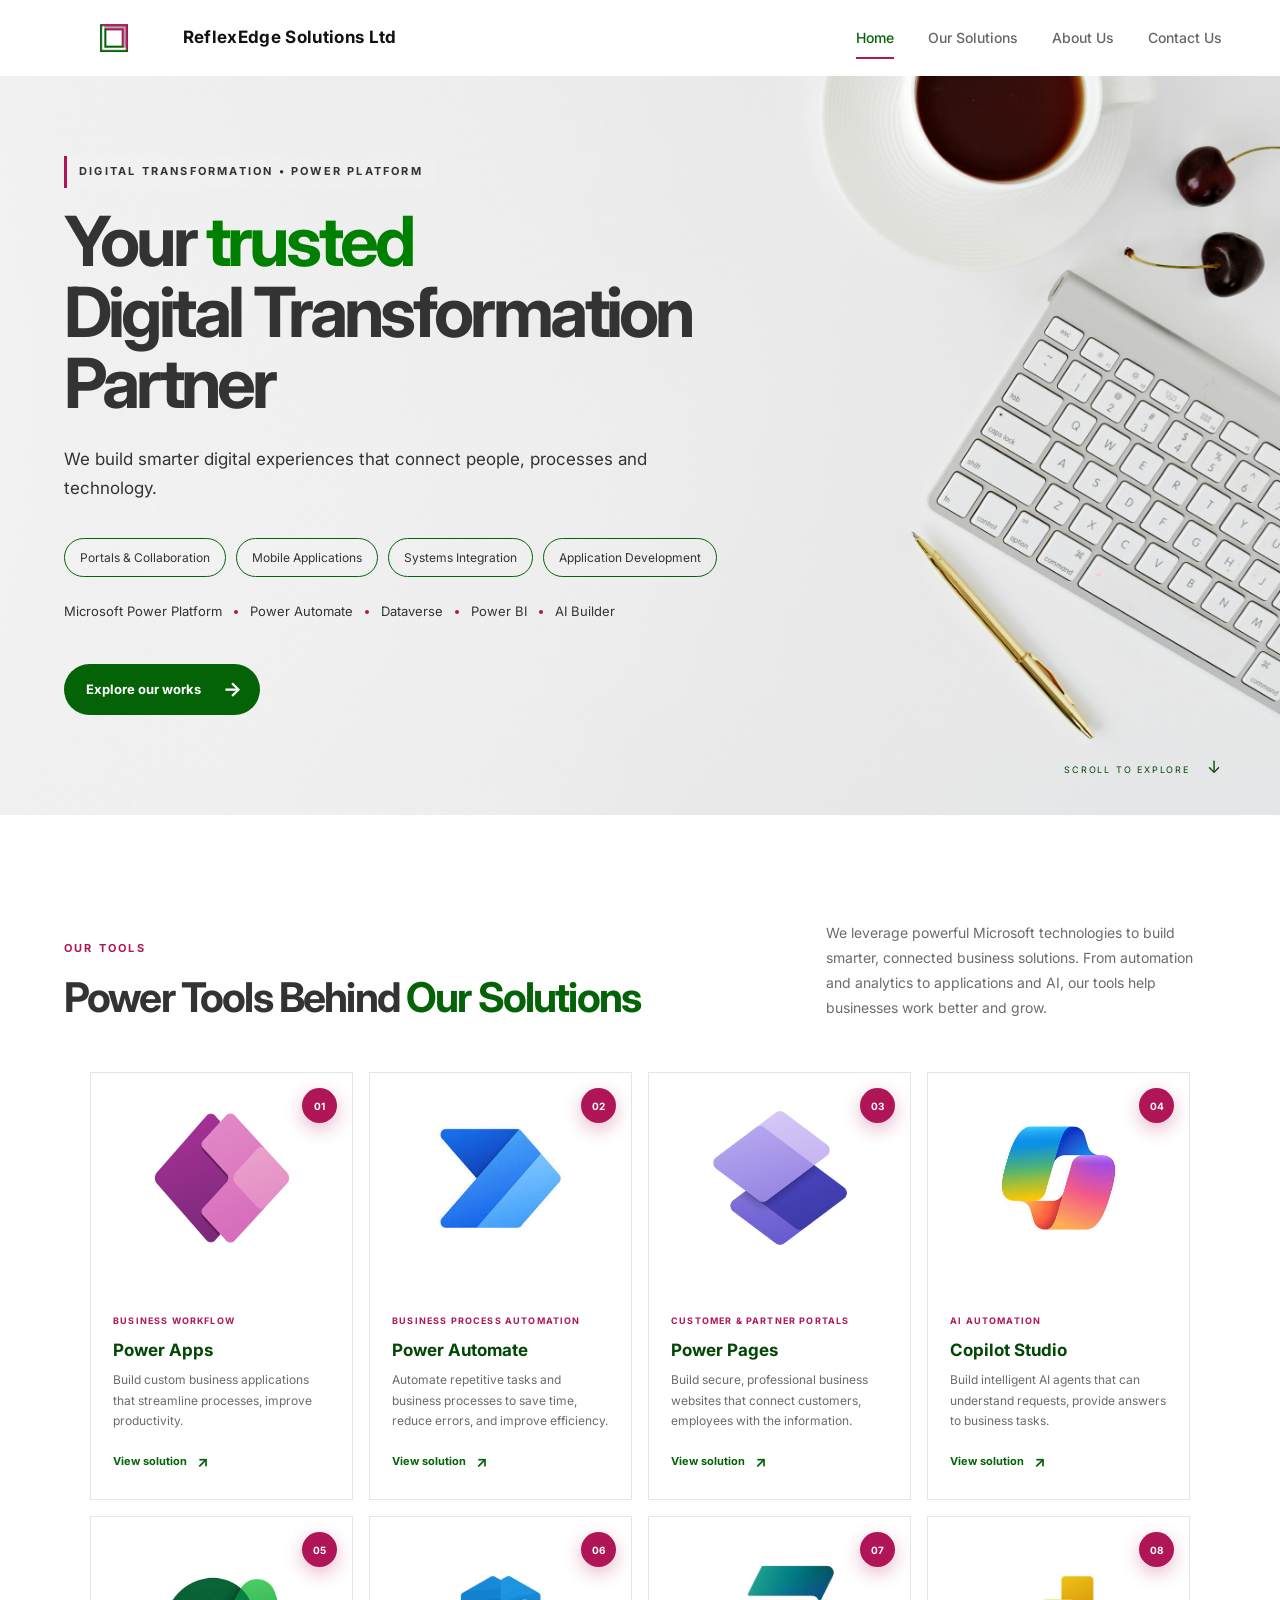
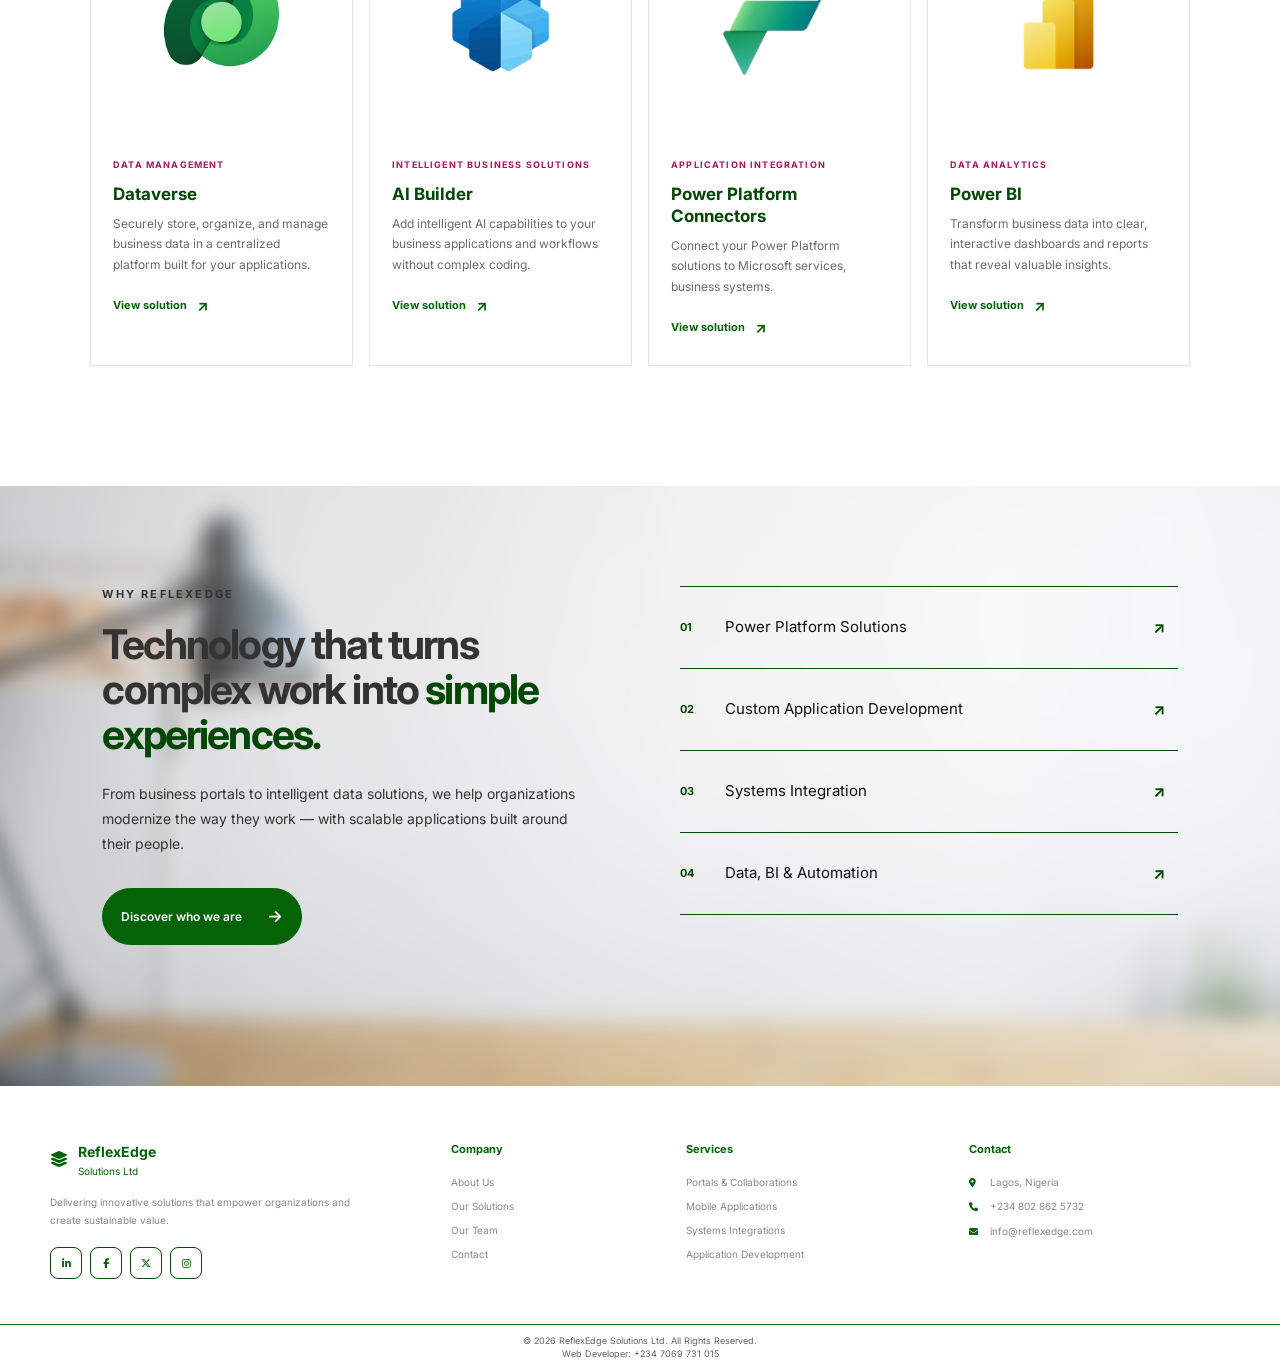
<file: index.html>
<!DOCTYPE html>
<html lang="en">
<head>
    <meta charset="UTF-8">
    <meta name="viewport" content="width=device-width, initial-scale=1.0">

    <meta name="description"
          content="ReflexEdge Solutions Ltd — Digital transformation, Power Platform and business application solutions.">

    <meta name="keywords"
          content="ReflexEdge Solutions, ReflexEdge Solutions Ltd, digital transformation Nigeria, Power Platform Nigeria, business applications Nigeria, systems integration">

    <meta name="author" content="ReflexEdge Solutions Ltd">
    <meta name="robots" content="index, follow">

    <link rel="canonical" href="https://www.reflexedgesolutions.com/">

    
    

    <title>ReflexEdge Solutions Ltd | Digital Transformation</title>

    <link rel="icon" type="image/png" href="images/logo.png">

    <link rel="preconnect" href="https://fonts.googleapis.com">
    <link rel="preconnect" href="https://fonts.gstatic.com" crossorigin>
    <link href="https://fonts.googleapis.com/css2?family=Inter:wght@400;500;600;700;800&display=swap"
          rel="stylesheet">

    <link rel="stylesheet" href="style.css">

    <link rel="stylesheet"
          href="https://cdnjs.cloudflare.com/ajax/libs/font-awesome/6.5.2/css/all.min.css">
</head>

<body>

<header class="site-header">
    <a href="#home" class="brand">
        <img src="images/logo.png" alt="ReflexEdge Solutions Ltd Logo">
        <span>ReflexEdge Solutions Ltd</span>
    </a>

    <nav class="desktop-nav" aria-label="Primary navigation">
        <a href="/" class="active">Home</a>
        <a href="/Solutions/">Our Solutions</a>
        <a href="/meet-the-team/">About Us</a>
        <a href="/Contact/">Contact Us</a>
    </nav>

    <button class="menu-button" aria-label="Open menu" type="button">
        <span></span>
        <span></span>
        <span></span>
    </button>
</header>

<main>

    <!-- HERO -->
    <section class="hero" id="home">
        <div class="hero-image"></div>
        <div class="hero-overlay"></div>

        <div class="hero-content">
            <div class="hero-text">

                <span class="eyebrow">
                    DIGITAL TRANSFORMATION • POWER PLATFORM
                </span>

                <h1 class="animated-heading">
                    <span class="heading-line line-1" style = color:#333333 >
                        Your <span style="color:green">trusted</span>
                    </span>

                    <span class="heading-line line-2" style = color:#333333>
                        Digital Transformation
                    </span>

                    <span class="heading-line line-3" style = color:#333333>
                        Partner
                    </span>
                </h1>

                <p class="hero-lead">
                    We build smarter digital experiences
                    that connect people, processes and technology.
                </p>

                <div class="service-pills">
                    <span>Portals &amp; Collaboration</span>
                    <span>Mobile Applications</span>
                    <span>Systems Integration</span>
                    <span>Application Development</span>
                </div>

                <div class="platforms">
                    <span>Microsoft Power Platform</span>
                    <i></i>
                    <span>Power Automate</span>
                    <i></i>
                    <span>Dataverse</span>
                    <i></i>
                    <span>Power BI</span>
                    <i></i>
                    <span>AI Builder</span>
                </div>

                <a href="Solutions/" class="hero-cta">
                    Explore our works
                    <span>→</span>
                </a>

            </div>
        </div>

        <div class="hero-scroll">
            SCROLL TO EXPLORE
            <span>↓</span>
        </div>
    </section>

    <!-- SOLUTIONS -->
    <section class="solutions-section" id="solutions">

        <div class="section-heading">
            <div>
                <span class="section-kicker">OUR TOOLS</span>

                <h2>
                   Power Tools Behind 
                    <em>Our Solutions</em>
                </h2>
            </div>

            <p>
               We leverage powerful Microsoft technologies to build smarter, connected business solutions.
               From automation and analytics to applications and AI, our tools help businesses work better and grow.
            </p>
        </div>

        <div class="solution-grid">

            <article class="solution-card">
                <div class="card-image">
                    <img src="images/power_apps.png" alt="Approval Portal">
                    <span class="card-number">01</span>
                </div>

                <div class="card-body">
                    <span>Business Workflow</span>
                    <h3>Power Apps</h3>
                    <p>
                        Build custom business applications that streamline processes, improve productivity.
                    </p>

                    <a href="/Solutions/">
                        View solution <b>↗</b>
                    </a>
                </div>
            </article>

            <article class="solution-card">
                <div class="card-image">
                    <img src="images/powerautomate.png" alt="Vendor Payment Portal">
                    <span class="card-number">02</span>
                </div>

                <div class="card-body">
                    <span>Business Process Automation</span>
                    <h3>Power Automate</h3>
                    <p>
                        Automate repetitive tasks and business processes to save time, reduce errors, and improve efficiency.
                    </p>

                    <a href="/Solutions/">
                        View solution <b>↗</b>
                    </a>
                </div>
            </article>

            <article class="solution-card">
                <div class="card-image">
                    <img src="images/powerpages.png" alt="Procurement Portal">
                    <span class="card-number">03</span>
                </div>

                <div class="card-body">
                    <span>Customer & Partner Portals</span>
                    <h3>Power Pages</h3>
                    <p>
                        Build secure, professional business websites that connect customers, employees with the information.                   </p>

                    <a href="/Solutions/">
                        View solution <b>↗</b>
                    </a>
                </div>
            </article>

            <article class="solution-card">
                <div class="card-image">
                    <img src="images/copilot_studio.jpg" alt="Client Investment Portal">
                    <span class="card-number">04</span>
                </div>

                <div class="card-body">
                    <span>AI Automation </span>
                    <h3>Copilot Studio</h3>
                    <p>
                        Build intelligent AI agents that can understand requests, provide answers to business tasks.                    </p>

                    <a href="/Solutions/">
                        View solution <b>↗</b>
                    </a>
                </div>
            </article>




             <article class="solution-card">
                <div class="card-image">
                    <img src="images/dataverse.jpg" alt="Client Investment Portal">
                    <span class="card-number">05</span>
                </div>

                <div class="card-body">
                    <span>Data Management</span>
                    <h3>Dataverse</h3>
                    <p>
                        Securely store, organize, and manage business data in a centralized platform built for your applications.                   </p>

                    <a href="/Solutions/">
                        View solution <b>↗</b>
                    </a>
                </div>
            </article>





             <article class="solution-card">
                <div class="card-image">
                    <img src="images/AI_builder.png" alt="Client Investment Portal">
                    <span class="card-number">06</span>
                </div>

                <div class="card-body">
                    <span>Intelligent Business Solutions</span>
                    <h3>AI Builder</h3>
                    <p>
                        Add intelligent AI capabilities to your business applications and workflows without complex coding.                    </p>

                    <a href="/Solutions/">
                        View solution <b>↗</b>
                    </a>
                </div>
            </article>




             <article class="solution-card">
                <div class="card-image">
                    <img src="images/PowerPlatformonnectors.png" alt="Client Investment Portal">
                    <span class="card-number">07</span>
                </div>

                <div class="card-body">
                    <span>Application Integration</span>
                    <h3>Power Platform Connectors</h3>
                    <p>
                        Connect your Power Platform solutions to Microsoft services, business systems.</p>

                    <a href="/Solutions/">
                        View solution <b>↗</b>
                    </a>
                </div>
            </article>




             <article class="solution-card">
                <div class="card-image">
                    <img src="images/powerBI.jpg" alt="Client Investment Portal">
                    <span class="card-number">08</span>
                </div>

                <div class="card-body">
                    <span>Data Analytics</span>
                    <h3>Power BI</h3>
                    <p>
                        Transform business data into clear, interactive dashboards and reports that reveal valuable insights.  </p>

                    <a href="/Solutions/">
                        View solution <b>↗</b>
                    </a>
                </div>
            </article>


        </div>
    </section>

    <!-- WHY REFLEXEDGE -->
    <section class="capabilities" id="about">

        <div class="capability-copy">
            <span class="section-kicker">WHY REFLEXEDGE</span>

            <h2>
                Technology that turns complex
                work into
                <span>simple experiences.</span>
            </h2>

            <p>
                From business portals to intelligent
                data solutions, we help organizations
                modernize the way they work — with
                scalable applications built around
                their people.
            </p>

            <a href="/meet-the-team/index.html" class="outline-button">
                Discover who we are
                <span>→</span>
            </a>
        </div>

        <div class="capability-list">

            <div>
                <strong>01</strong>
                <span>Power Platform Solutions</span>
                <b>↗</b>
            </div>

            <div>
                <strong>02</strong>
                <span>Custom Application Development</span>
                <b>↗</b>
            </div>

            <div>
                <strong>03</strong>
                <span>Systems Integration</span>
                <b>↗</b>
            </div>

            <div>
                <strong>04</strong>
                <span>Data, BI &amp; Automation</span>
                <b>↗</b>
            </div>

        </div>
    </section>

</main>

<!-- FOOTER -->
<footer class="footer">

    <div class="container footer-grid">

        <div class="footer-brand">

            <a href="#" class="footer-logo">
                <span class="logo-mark">
                    <i class="fa-solid fa-layer-group"></i>
                </span>

                <span class="logo-text">
                    <strong>ReflexEdge</strong>
                    <small>Solutions Ltd</small>
                </span>
            </a>

            <p>
                Delivering innovative solutions that empower organizations
                and create sustainable value.
            </p>

            <div class="social-links">
                <a href="#" target="_blank" rel="noopener noreferrer" aria-label="LinkedIn">
                    <i class="fa-brands fa-linkedin-in"></i>
                </a>

                <a href="https://www.facebook.com/share/1Es9724ieX/"
                   target="_blank" rel="noopener noreferrer" aria-label="Facebook">
                    <i class="fa-brands fa-facebook-f"></i>
                </a>

                <a href="#" target="_blank" rel="noopener noreferrer" aria-label="X">
                    <i class="fa-brands fa-x-twitter"></i>
                </a>

                <a href="https://www.instagram.com/reflexedgeng?stkn=d2kxNXM4aDJtZXBw"
                   target="_blank" rel="noopener noreferrer" aria-label="Instagram">
                    <i class="fa-brands fa-instagram"></i>
                </a>
            </div>

        </div>

        <div class="footer-column">
            <h4>Company</h4>
            <a href="/meet-the-team/">About Us</a>
            <a href="/Solutions/">Our Solutions</a>
            <a href="/meet-the-team/">Our Team</a>
            <a href="/meet-the-team/#team-grid">Contact</a>
        </div>

        <div class="footer-column">
            <h4>Services</h4>
            <a href="/">Portals & Collaborations</a>
            <a href="/">Mobile Applications</a>
            <a href="/">Systems Integrations</a>
            <a href="/">Application Development</a>
        </div>

        <div class="footer-column">
            <h4>Contact</h4>
            <p><i class="fa-solid fa-location-dot"></i> Lagos, Nigeria</p>
            <p><i class="fa-solid fa-phone"></i> +234 802 862 5732</p>
            <p><i class="fa-solid fa-envelope"></i> info@reflexedge.com</p>
        </div>

    </div>

    <div class="footer-bottom">
        <div class="container">
            <p>© 2026 ReflexEdge Solutions Ltd. All Rights Reserved. <br> Web Developer: +234 7069 731 015</p>
        </div>
    </div>

</footer>

<script>
    const menuButton = document.querySelector(".menu-button");
    const nav = document.querySelector(".desktop-nav");

    if (menuButton && nav) {
        menuButton.addEventListener("click", () => {
            nav.classList.toggle("open");
            menuButton.classList.toggle("open");
        });
    }

    /*
     * Desktop scroll animations only.
     * On screens 800px and below, CSS removes the animation
     * and everything is shown immediately.
     */
    if (window.matchMedia("(min-width: 801px)").matches) {
        const animatedElements = document.querySelectorAll(
            ".solution-grid, .section-heading, .capability-copy, .capability-list"
        );

        const scrollObserver = new IntersectionObserver(
            (entries, observer) => {
                entries.forEach((entry) => {
                    if (entry.isIntersecting) {
                        entry.target.classList.add("animate-in");
                        observer.unobserve(entry.target);
                    }
                });
            },
            { threshold: 0.2 }
        );

        animatedElements.forEach((element) => {
            scrollObserver.observe(element);
        });
    }
</script>

</body>
</html>
</file>
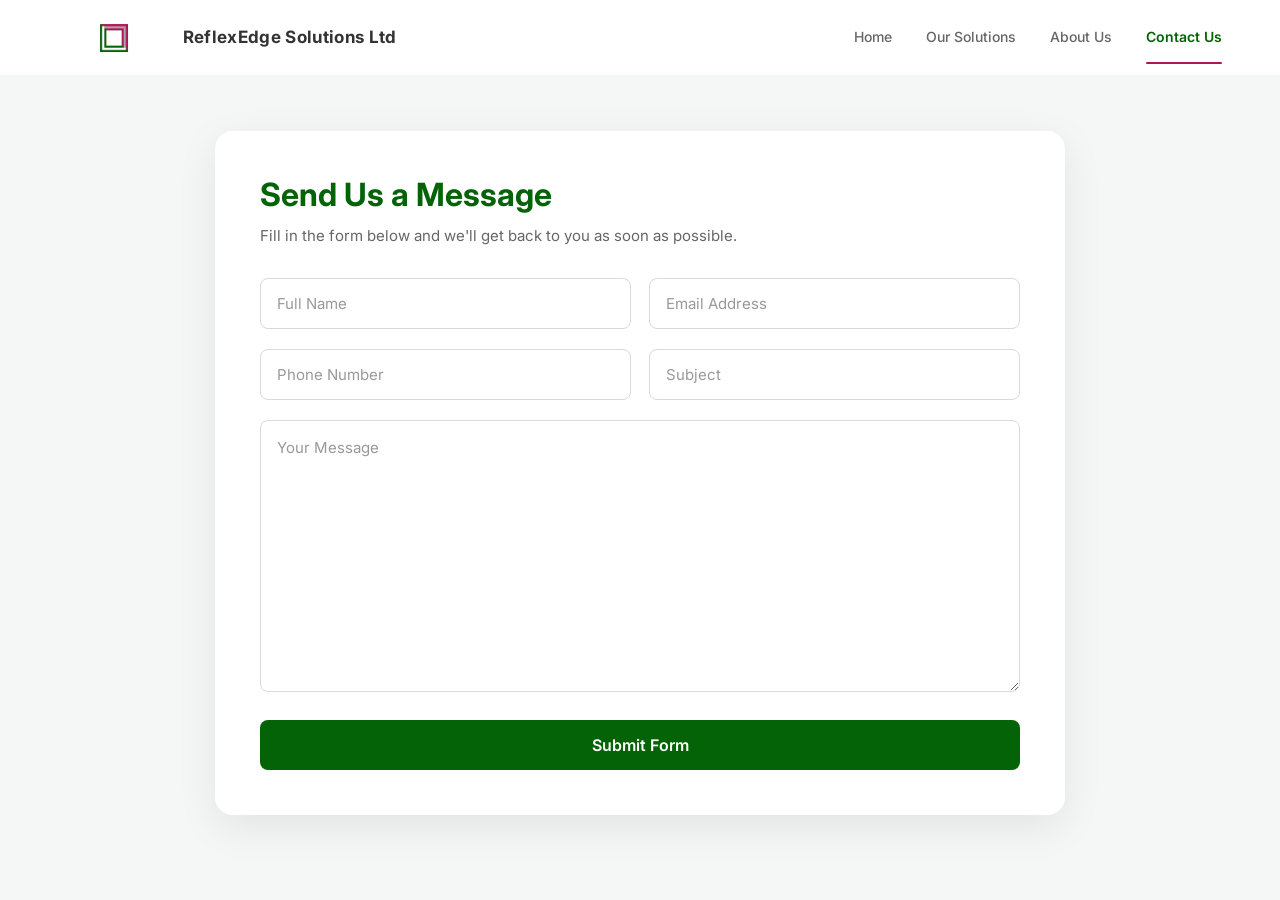
<file: Contact/index.html>
<!DOCTYPE html>
<html lang="en">
<head>
    <meta charset="UTF-8">
    <meta name="viewport" content="width=device-width, initial-scale=1.0">

    <meta name="description"
          content="ReflexEdge Solutions Ltd — Digital transformation, Power Platform and business application solutions.">

    <meta name="keywords"
          content="ReflexEdge Solutions, ReflexEdge Solutions Ltd, digital transformation Nigeria, Power Platform Nigeria, business applications Nigeria, systems integration">

    <meta name="author" content="ReflexEdge Solutions Ltd">
    <meta name="robots" content="index, follow">

    <link rel="canonical" href="https://www.reflexedgesolutions.com/">

    <title>ReflexEdge Solutions Ltd | Digital Transformation</title>
        <link rel="icon" type="image/png" href="../images/logo.png">


    <link rel="icon" type="image/png" href="images/logo.png">

    <link rel="preconnect" href="https://fonts.googleapis.com">
    <link rel="preconnect" href="https://fonts.gstatic.com" crossorigin>
    <link href="https://fonts.googleapis.com/css2?family=Inter:wght@400;500;600;700;800&display=swap"
          rel="stylesheet">

    <link rel="stylesheet" href="style.css">

    <link rel="stylesheet"
          href="https://cdnjs.cloudflare.com/ajax/libs/font-awesome/6.5.2/css/all.min.css">
</head>

    

<body>

    
<header class="site-header">
    <a href="#home" class="brand">
        <img src="../images/logo.png" alt="ReflexEdge Solutions Ltd Logo">
        <span style = "color:#333333">ReflexEdge Solutions Ltd</span>
    </a>

    <nav class="desktop-nav" aria-label="Primary navigation">
        <a href="/">Home</a>
        <a href="/Solutions/">Our Solutions</a>
        <a href="/meet-the-team/">About Us</a>
        <a href="/Contact/"  class="active">Contact Us</a>
    </nav>

    <button class="menu-button" aria-label="Open menu" type="button">
        <span></span>
        <span></span>
        <span></span>
    </button>
</header>

    <div class="container">

        <h1>Send Us a Message</h1>

        <h3>
            Fill in the form below and we'll get back to you as soon as possible.
        </h3>

        <form action="https://api.web3forms.com/submit" method="POST">
        <input type="hidden" name="access_key" value="060c3bcc-3f83-4742-bd3e-c0cab874b8b4">
                <input
            type="hidden"
            name="redirect"
            value="https://www.reflexedgesolutions.com/Contact/success.html" >


            <!-- Disable FormSubmit CAPTCHA -->
            <input type="hidden" name="_captcha" value="false">

            <!-- Subject of the email -->
            <input type="hidden" name="_subject" value="New Contact Form Message">

            <div class="form-group">

                <div class="form-row">

                    <!-- Full Name -->
                    <div class="col">
                        <input
                            type="text"
                            name="name"
                            class="form-control"
                            placeholder="Full Name"
                            required
                        >
                    </div>

                    <!-- Email -->
                    <div class="col">
                        <input
                            type="email"
                            name="email"
                            class="form-control"
                            placeholder="Email Address"
                            required
                        >
                    </div>

                </div>

            </div>

            <div class="form-group">

                <div class="form-row">

                    <!-- Phone Number -->
                    <div class="col">
                        <input
                            type="tel"
                            name="phone"
                            class="form-control"
                            placeholder="Phone Number"
                            required
                        >
                    </div>

                    <!-- Subject -->
                    <div class="col">
                        <input
                            type="text"
                            name="subject"
                            class="form-control"
                            placeholder="Subject"
                            required
                        >
                    </div>

                </div>

            </div>

            <!-- Message -->
            <div class="form-group">

                <textarea
                    placeholder="Your Message"
                    class="form-control"
                    name="message"
                    rows="10"
                    required
                ></textarea>

            </div>

            <!-- Submit -->
            <button
                type="submit"
                class="btn btn-lg btn-dark btn-block"
            >
                Submit Form
            </button>

        </form>

    </div>

</body>

</html>
</file>
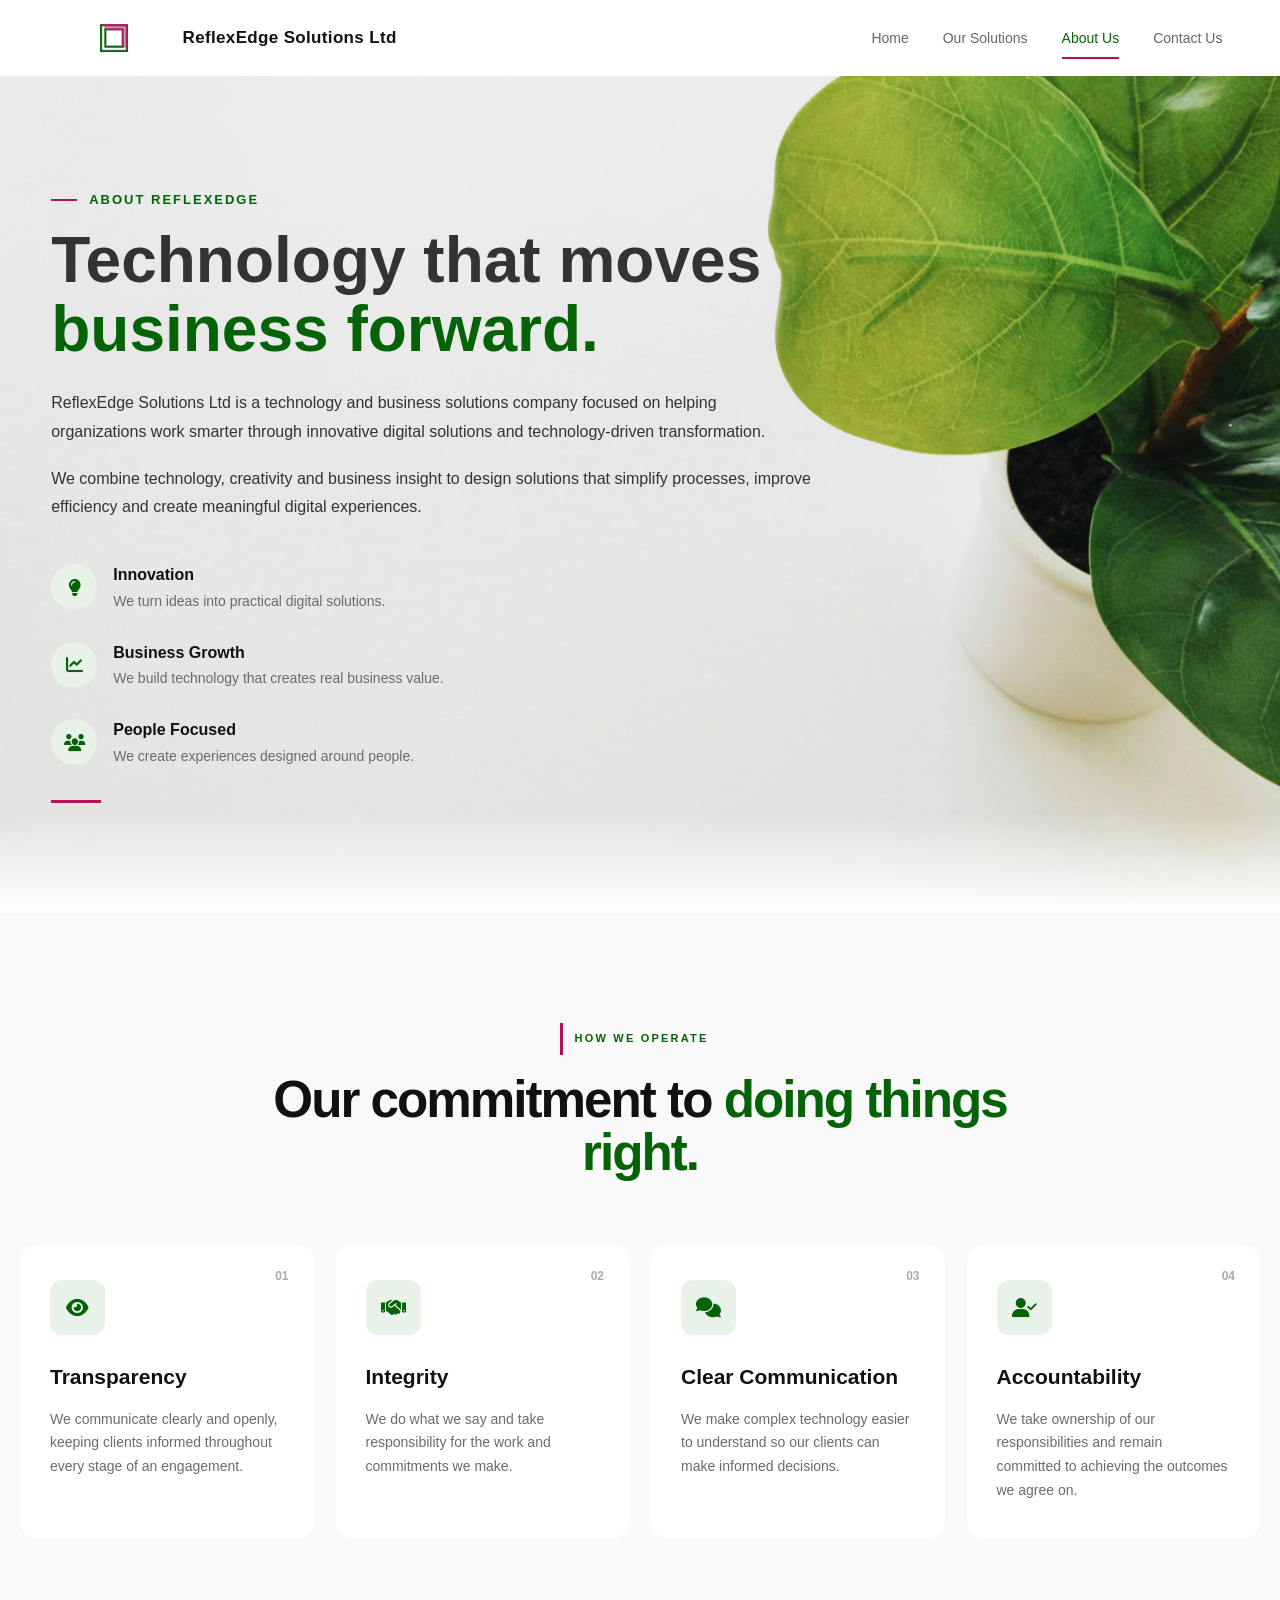
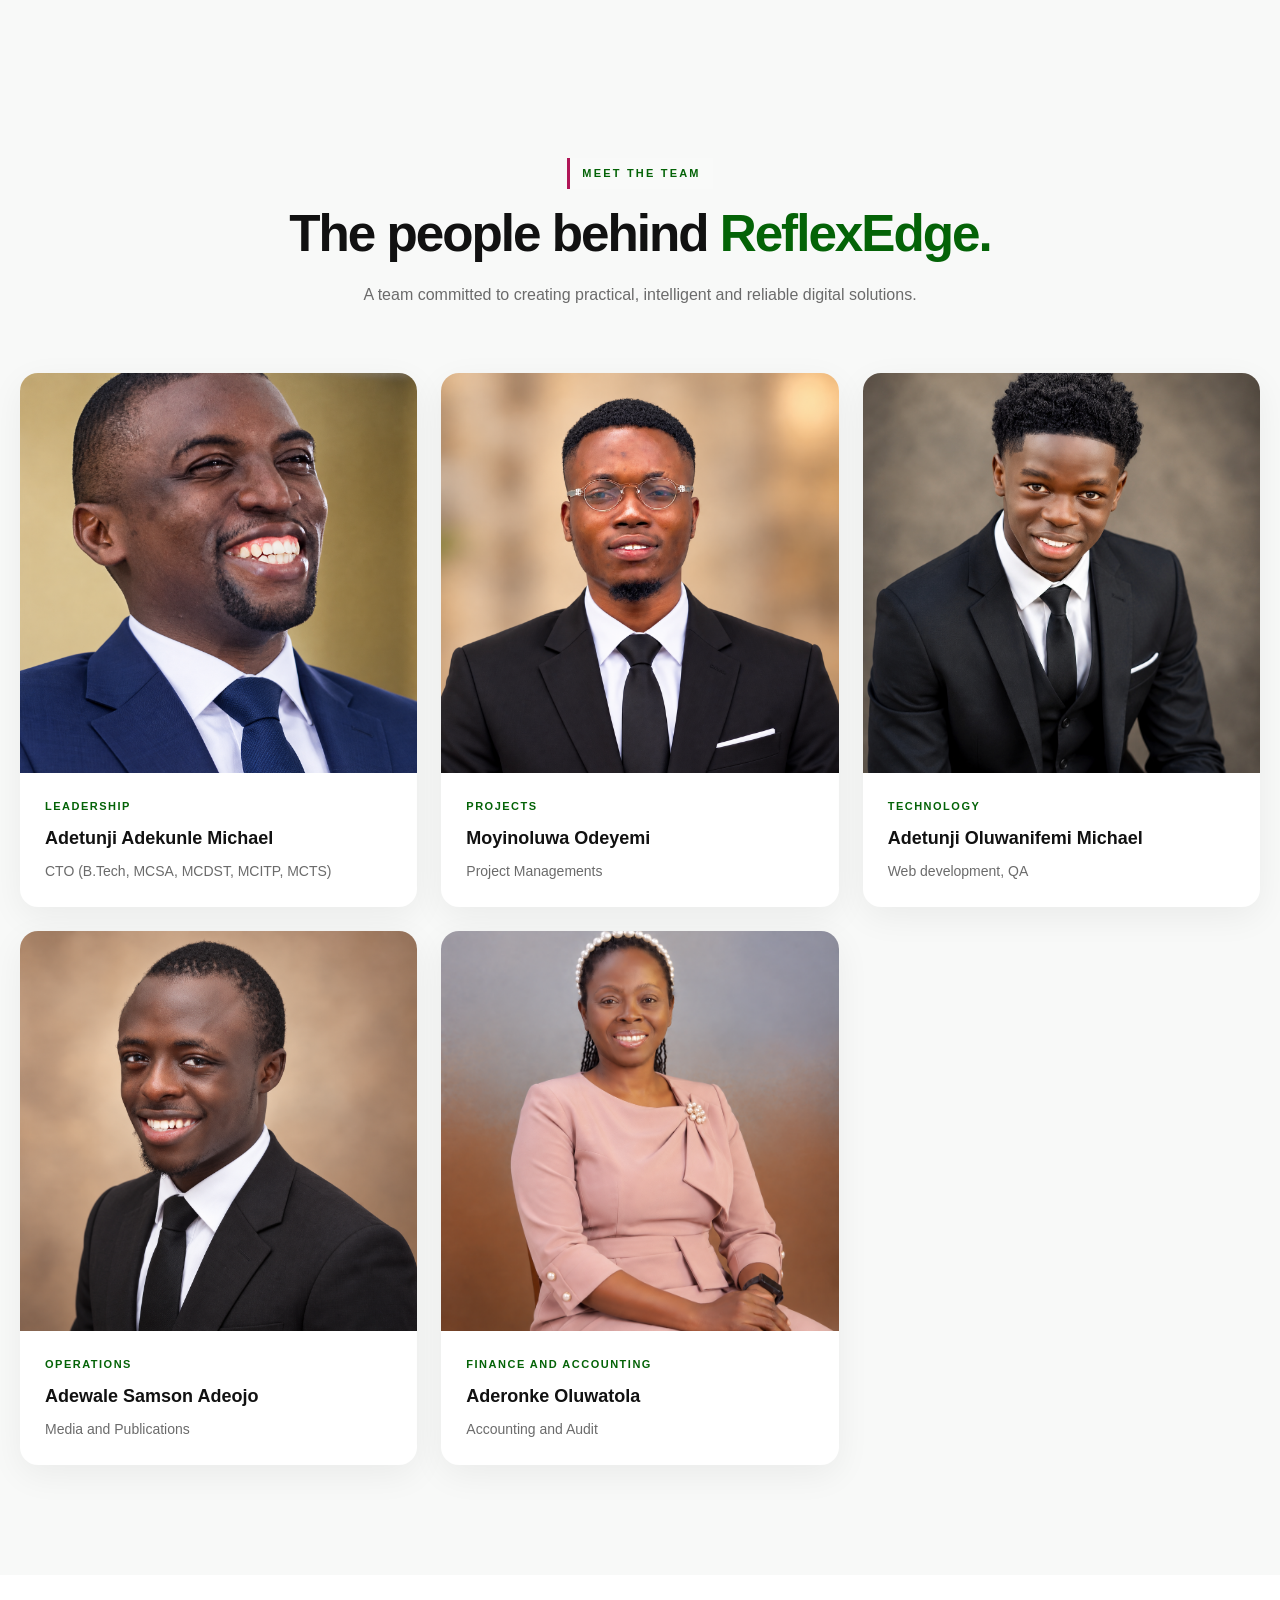
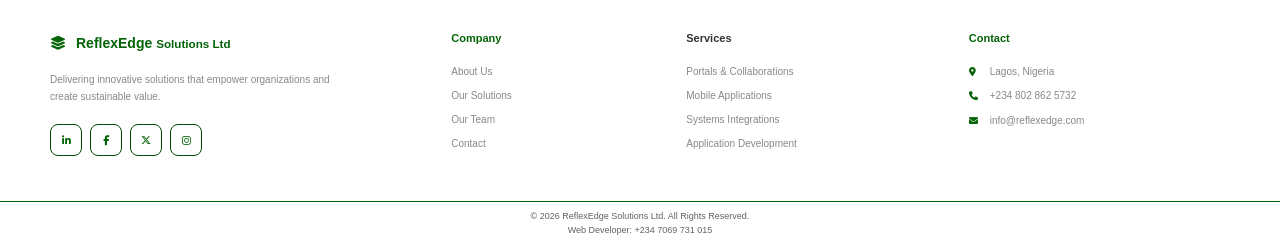
<file: meet-the-team/index.html>
<!DOCTYPE html>
<html lang="en">

<head>
    <meta charset="UTF-8">

    <meta name="viewport"
        content="width=device-width, initial-scale=1.0">

    <meta name="description"
        content="Meet the ReflexEdge Solutions team and discover our commitment to honest, transparent and accountable business practices.">

    <title>Our People & Integrity | ReflexEdge Solutions Ltd</title>
        <link rel="icon" type="image/png" href="../images/logo.png">


    <!-- Font Awesome -->
    <link rel="stylesheet"
        href="https://cdnjs.cloudflare.com/ajax/libs/font-awesome/6.5.2/css/all.min.css">

    <!-- CSS -->
    <link rel="stylesheet" href="style.css">
</head>


<body>

   
    <!-- =====================================================
         HEADER
    ====================================================== -->

    <header class="site-header">

        <a href="#home" class="brand">

            <img
                src="/images/logo.png"
                alt="ReflexEdge Solutions Ltd Logo"
            >

            <span>
                ReflexEdge Solutions Ltd
            </span>

        </a>


        <!-- Desktop Navigation -->

        <nav class="desktop-nav" aria-label="Primary navigation">

            <a href="/">
                Home
            </a>

            

            <a href="/Solutions/">
                Our Solutions
            </a>

            <a href="/meet-the-team/"  class="active">
                About Us
            </a>

            <a href="/Contact/">Contact Us</a>



           
        </nav>


        <!-- Mobile Menu Button -->

        <button
            class="menu-button"
            aria-label="Open menu"
            type="button"
        >

            <span></span>
            <span></span>
            <span></span>

        </button>

    

    </header>

    <main>

<!-- =========================================================
     ABOUT REFLEXEDGE SECTION
     ========================================================= -->
<section class="about-reflexedge">
    <div class="about-reflexedge-container">

        <!-- Left Content -->
        <div class="about-reflexedge-content">
            <span class="about-reflexedge-label">ABOUT REFLEXEDGE</span>

            <h2 class = "eyebrows" style = "color:#333333">
                Technology that moves
                <span style = "color:#046307">business forward.</span>
            </h2>

            <p style = "color:#333333" >
                ReflexEdge Solutions Ltd is a technology and business
                solutions company focused on helping organizations work
                smarter through innovative digital solutions and
                technology-driven transformation.
            </p>

            <p style = "color:#333333" >
                We combine technology, creativity and business insight to
                design solutions that simplify processes, improve
                efficiency and create meaningful digital experiences.
            </p>

            <div class="about-reflexedge-highlights">
                <div class="about-highlight">
                    <i class="fas fa-lightbulb"></i>
                    <div>
                        <h4>Innovation</h4>
                        <p>We turn ideas into practical digital solutions.</p>
                    </div>
                </div>

                <div class="about-highlight">
                    <i class="fas fa-chart-line"></i>
                    <div>
                        <h4>Business Growth</h4>
                        <p>We build technology that creates real business value.</p>
                    </div>
                </div>

                <div class="about-highlight">
                    <i class="fas fa-users"></i>
                    <div>
                        <h4>People Focused</h4>
                        <p>We create experiences designed around people.</p>
                    </div>
                </div>
            </div>
        </div>

        

    </div>
</section>


    
        <!-- =====================================================
             OUR PRINCIPLES
        ====================================================== -->

        <section class="principles-section">

            <div class="section-heading">

                <span class="eyebrow" style = "color:#046307">
                    HOW WE OPERATE
                </span>

                <h2>
                    Our commitment to
                    <span>doing things right.</span>
                </h2>

            </div>


            <div class="principles-grid">


                <article class="principle-card">

                    <div class="principle-number">
                        01
                    </div>

                    <div class="principle-icon">
                        <i class="fa-solid fa-eye"></i>
                    </div>

                    <h3>
                        Transparency
                    </h3>

                    <p>
                        We communicate clearly and openly,
                        keeping clients informed throughout
                        every stage of an engagement.
                    </p>

                </article>



                <article class="principle-card">

                    <div class="principle-number">
                        02
                    </div>

                    <div class="principle-icon">
                        <i class="fa-solid fa-handshake"></i>
                    </div>

                    <h3>
                        Integrity
                    </h3>

                    <p>
                        We do what we say and take responsibility
                        for the work and commitments we make.
                    </p>

                </article>



                <article class="principle-card">

                    <div class="principle-number">
                        03
                    </div>

                    <div class="principle-icon">
                        <i class="fa-solid fa-comments"></i>
                    </div>

                    <h3>
                        Clear Communication
                    </h3>

                    <p>
                        We make complex technology easier to
                        understand so our clients can make
                        informed decisions.
                    </p>

                </article>



                <article class="principle-card">

                    <div class="principle-number">
                        04
                    </div>

                    <div class="principle-icon">
                        <i class="fa-solid fa-user-check"></i>
                    </div>

                    <h3>
                        Accountability
                    </h3>

                    <p>
                        We take ownership of our responsibilities
                        and remain committed to achieving the
                        outcomes we agree on.
                    </p>

                </article>

            </div>

        </section>



       





















       
        <!-- =====================================================
             TEAM
        ====================================================== -->

        <section class="team-section"  id="team-grid">

            <div class="section-heading">

                <span class="eyebrow" style = "color:#046307">
                    MEET THE TEAM
                </span>

                <h2>
                    The people behind
                    <span>ReflexEdge.</span>
                </h2>

                <p>
                    A team committed to creating practical,
                    intelligent and reliable digital solutions.
                </p>

            </div>


            <div class="team-grid">


                <!-- STAFF 1 -->

                <article class="team-card">

                    <div class="team-image">

                        <img src="/images/CTO.png"
                            alt="Staff member">

                        <div class="team-socials">



                            <a href="/Contact/" class = "email-link">
                                <i class="fa-solid fa-envelope"></i>
                                    <span class="email-tooltip">michael.adetunji@reflexedge.com</span>

                            </a>

                        </div>

                    </div>

                    <div class="team-info">

                        <span class="team-role">
                            Leadership
                        </span>

                        <h3>
                            Adetunji Adekunle Michael
                        </h3>

                        <p>
                           CTO
                            (B.Tech, MCSA, MCDST, MCITP, MCTS)
                        </p>

                    </div>

                </article>



                <!-- STAFF 2 -->

                <article class="team-card">

                    <div class="team-image">

                        <img src="/images/MO.png"
                            alt="Staff member">
                        <div class="team-socials">


                            <a href="/Contact/" class = "email-link">
                                <i class="fa-solid fa-envelope"></i>
                                    <span class="email-tooltip">projects@reflexedge.com</span>

                            </a>

                        </div>

                    </div>

                    <div class="team-info">

                        <span class="team-role">
                            Projects
                        </span>

                        <h3>
                            Moyinoluwa Odeyemi
                        </h3>

                        <p>
                            Project Managements                    
                        </p>

                    </div>

                </article>



                <!-- STAFF 3 -->

                <article class="team-card">

                    <div class="team-image">

                        <img src="/images/ChatGPT Image Jul 16, 2026, 08_20_48 AM.png"
                            alt="Staff member">

                        <div class="team-socials">



                            <a href="/Contact/" class = "email-link">
                                <i class="fa-solid fa-envelope"></i>
                                <span class="email-tooltip">projects@reflexedge.com</span>

                            </a>

                        </div>

                    </div>

                    <div class="team-info">

                        <span class="team-role">
                            TECHNOLOGY
                        </span>

                        <h3>
                            Adetunji Oluwanifemi Michael
                        </h3>

                        <p>
                            Web development, QA
                        </p>

                    </div>

                </article>



                <!-- STAFF 4 -->

                <article class="team-card">

                    <div class="team-image">

                        <img src="/images/AS.png"
                            alt="Staff member">

                        <div class="team-socials">



                            <a href="/Contact/" class = "email-link">
                                <i class="fa-solid fa-envelope"></i>
                                <span class="email-tooltip">enquiries@reflexedge.com</span>

                            </a>

                        </div>

                    </div>

                    <div class="team-info">

                        <span class="team-role">
                            Operations
                        </span>

                        <h3>
                            Adewale Samson Adeojo
                        </h3>

                        <p>
                            Media and Publications
                        </p>

                    </div>

                </article>







                 <!-- STAFF 5-->

                <article class="team-card">

                    <div class="team-image">

                        <img src="/images/AO.png"
                            alt="Staff member">

                        <div class="team-socials">



                            <a href="/Contact/" class = "email-link">
                                <i class="fa-solid fa-envelope"></i>
                                <span class="email-tooltip">enquiries@reflexedge.com</span>

                            </a>

                        </div>

                    </div>

                    <div class="team-info">

                        <span class="team-role">
                           Finance and Accounting
                        </span>

                        <h3>
                            Aderonke Oluwatola
                        </h3>

                        <p>
                            Accounting and Audit
                        </p>

                    </div>

                </article>

            </div>

        </section>




<!-- ================= FOOTER ================= -->
    <footer class="footer">

        <div class="container footer-grid">

            <div class="footer-brand">

                <a href="#" class="logo footer-logo" style = "color: #046307">
                    <span class="logo-mark" style = "color: #046307">
                        <i class="fa-solid fa-layer-group" style = "color: #046307"></i>
                    </span>

                    <span class="logo-text">
                        <strong style = "color: #046307">ReflexEdge</strong>
                        <small style = "color: #046307">Solutions Ltd</small>
                    </span>
                </a>

                <p>
                    Delivering innovative solutions that empower organizations
                    and create sustainable value.
                </p>

                 <div class="social-links" >
                    <a href="#" style = "color: #046307" target="_blank" rel="noopener noreferrer" aria-label="LinkedIn"><i class="fa-brands fa-linkedin-in"></i></a>
                    <a href="https://www.facebook.com/share/1Es9724ieX/"style = "color: #046307" target="_blank" rel="noopener noreferrer" aria-label="Facebook"><i class="fa-brands fa-facebook-f"></i></a>
                    <a href="#"style = "color: #046307"><i class="fa-brands fa-x-twitter" target="_blank" rel="noopener noreferrer" aria-label="X"></i></a>
                    <a href="https://www.instagram.com/reflexedgeng?stkn=d2kxNXM4aDJtZXBw"style = "color: #046307" target="_blank" rel="noopener noreferrer" aria-label="Instagram"><i class="fa-brands fa-instagram"></i></a>
                </div>

            </div>

            <div class="footer-column">
                <h4 style = "color: #046307">Company</h4>
                <a href="/meet-the-team/">About Us</a>
                <a href="/Solutions/">Our Solutions</a>
                <a href="/meet-the-team/">Our Team</a>
                <a href="/meet-the-team/#team-grid">Contact</a>
            </div>

            <div class="footer-column">
                <h4>Services</h4>
                <a href="/">Portals & Collaborations</a>
                <a href="/">Mobile Applications</a>
                <a href="/">Systems Integrations</a>
                <a href="/">Application Development</a>
            </div>

            <div class="footer-column">
                <h4  style = "color: #046307">Contact</h4>
        
                <p><i class="fa-solid fa-location-dot"></i> Lagos, Nigeria</p>
                <p><i class="fa-solid fa-phone"></i> +234 802 862 5732</p>
                <p><i class="fa-solid fa-envelope"></i> info@reflexedge.com</p>
            </div>

        </div>

        <div class="footer-bottom">
            <div class="container">
                <p>© 2026 ReflexEdge Solutions Ltd. All Rights Reserved. <br> Web Developer: +234 7069 731 015</p>
            </div>
        </div>

    </footer>



<script>
document.addEventListener("DOMContentLoaded", function () {

    /* =====================================================
       MOBILE MENU
    ===================================================== */

    const menuButton = document.querySelector(".menu-button");
    const desktopNav = document.querySelector(".desktop-nav");

    if (!menuButton || !desktopNav) return;


    /* OPEN / CLOSE MENU */

    menuButton.addEventListener("click", function (event) {

        event.stopPropagation();

        const isOpen = desktopNav.classList.toggle("open");

        menuButton.classList.toggle("open", isOpen);

        menuButton.setAttribute(
            "aria-expanded",
            isOpen ? "true" : "false"
        );

        menuButton.setAttribute(
            "aria-label",
            isOpen ? "Close menu" : "Open menu"
        );

    });


    /* CLOSE MENU AFTER CLICKING A LINK */

    desktopNav.querySelectorAll("a").forEach(function (link) {

        link.addEventListener("click", function () {

            desktopNav.classList.remove("open");
            menuButton.classList.remove("open");

            menuButton.setAttribute(
                "aria-expanded",
                "false"
            );

            menuButton.setAttribute(
                "aria-label",
                "Open menu"
            );

        });

    });


    /* CLOSE WHEN CLICKING OUTSIDE */

    document.addEventListener("click", function (event) {

        if (
            !desktopNav.contains(event.target) &&
            !menuButton.contains(event.target)
        ) {

            desktopNav.classList.remove("open");
            menuButton.classList.remove("open");

            menuButton.setAttribute(
                "aria-expanded",
                "false"
            );

            menuButton.setAttribute(
                "aria-label",
                "Open menu"
            );

        }

    });

});
</script>




</body>

</html>
</file>
<file: style.css>
/* =========================================================
   REFLEXEDGE SOLUTIONS LTD — INDEX PAGE
   Cleaned + Responsive
   Desktop animations kept.
   Mobile/tablet animations disabled.
   ========================================================= */

:root {
    --pink: #b01657;
    --pink-dark: #850d40;
    --pink-light: #f8e9ef;

    --green: #046307;
    --green-dark: #034705;
    --green-light: #e8f2e8;

    --ink: #111;
    --muted: #6b6b6b;
    --line: #e5e5e5;
    --white: #fff;

    --max-width: 1240px;
}

/* =========================
   RESET / GLOBAL
   ========================= */

*,
*::before,
*::after {
    box-sizing: border-box;
    margin: 0;
    padding: 0;
}

html {
    scroll-behavior: smooth;
}

body {
    font-family: "Inter", Arial, sans-serif;
    color: var(--ink);
    background: var(--white);
    line-height: 1.6;
    overflow-x: hidden;
}

img,
svg {
    max-width: 100%;
    display: block;
}

a {
    color: inherit;
    text-decoration: none;
}

button {
    font-family: inherit;
}

/* =========================
   HEADER
   ========================= */

.site-header {
    width: 100%;
    height: 76px;
    padding: 0 4.5%;
    display: flex;
    align-items: center;
    justify-content: space-between;

    position: sticky;
    top: 0;
    z-index: 1000;

    background: rgba(255, 255, 255, 0.97);
    backdrop-filter: blur(15px);
    -webkit-backdrop-filter: blur(15px);
}

.brand {
    display: flex;
    align-items: center;
    gap: 13px;

    font-size: 17px;
    font-weight: 700;
    letter-spacing: .02em;
    white-space: nowrap;
}

.brand img {
    width: 112px;
    height: 48px;
    object-fit: contain;
}

.desktop-nav {
    display: flex;
    align-items: center;
    gap: 34px;
}

.desktop-nav a {
    position: relative;
    color: #666;
    font-size: 14px;
    font-weight: 500;
    transition: color .25s ease;
}

.desktop-nav a:hover,
.desktop-nav a.active {
    color: var(--green);
}

.desktop-nav a.active::after {
    content: "";
    position: absolute;
    left: 0;
    right: 0;
    bottom: -10px;
    height: 2px;
    background: var(--pink);
}

/* Mobile menu button */

.menu-button {
    display: none;
    width: 40px;
    height: 40px;
    border: 0;
    background: transparent;
    cursor: pointer;

    flex-direction: column;
    justify-content: center;
    align-items: center;
    gap: 5px;
}

.menu-button span {
    display: block;
    width: 23px;
    height: 2px;
    background: var(--green);
    transition: transform .3s ease, opacity .3s ease;
}

.menu-button.open span:nth-child(1) {
    transform: translateY(7px) rotate(45deg);
}

.menu-button.open span:nth-child(2) {
    opacity: 0;
}

.menu-button.open span:nth-child(3) {
    transform: translateY(-7px) rotate(-45deg);
}

/* =========================
   HERO
   ========================= */

.hero {
    position: relative;
    min-height: 690px;
    display: flex;
    align-items: center;
    overflow: hidden;
}

.hero::after {
    content: "";
    position: absolute;
    left: 0;
    right: 0;
    bottom: 0;
    height: 80px;
    z-index: 2;
    pointer-events: none;


    
}
.hero-image {
    position: absolute;
    inset: 0;
    z-index: 0;

    background-image: url("images/leone-venter-VieM9BdZKFo-unsplash.jpg");
    background-size: cover;
    background-position: center center;
    background-repeat: no-repeat;
}

/* Mobile */
@media (max-width: 800px) {
    .hero {
        min-height: 100vh;
        height: 100vh;
    }

    .hero-image {
        width: 100%;
        height: 100%;
        background-size: cover;
        background-position: center center;
    }
}

.hero-overlay {
    position: absolute;
    inset: 0;
    z-index: 1;
    background: transparent;
}

.hero-content {
    width: min(var(--max-width), 90%);
    margin: 0 auto;
    padding: 80px 0 100px;

    position: relative;
    z-index: 3;
}

.hero-text {
    width: 62%;
}

.eyebrow {
    display: inline-block;
    margin-bottom: 18px;
    padding: 7px 12px;

    color: #333;
    font-size: 11px;
    font-weight: 700;
    letter-spacing: .2em;

    border-left: 3px solid var(--pink);
    background: rgba(255, 255, 255, .08);
}

.hero h1 {
    max-width: 800px;
    margin-bottom: 26px;

    color: #333;
    font-size: clamp(43px, 5.4vw, 78px);
    line-height: 1.03;
    letter-spacing: -.055em;
    font-weight: 700;
}

.hero h1 span {
    color: #f1a7c4;
}

.hero-lead {
    max-width: 650px;
    margin-bottom: 35px;

    color: #333;
    font-size: 17px;
    line-height: 1.7;
}

.service-pills {
    display: flex;
    flex-wrap: wrap;
    gap: 10px;
    margin-bottom: 24px;
}

.service-pills span {
    padding: 9px 15px;

    border: 1px solid var(--green);
    border-radius: 100px;

    background: rgba(255, 255, 255, .08);
    color: #333;
    font-size: 12px;

    backdrop-filter: blur(8px);
    -webkit-backdrop-filter: blur(8px);

    transition: background .25s ease, color .25s ease, border-color .25s ease;
}

.service-pills span:hover {
    background: var(--pink-dark);
    color: #fff;
    border-color: var(--pink-dark);
}

.platforms {
    display: flex;
    align-items: center;
    flex-wrap: wrap;
    gap: 12px;

    color: #333;
    font-size: 13px;
}

.platforms i {
    width: 4px;
    height: 4px;
    flex: 0 0 4px;
    border-radius: 50%;
    background: var(--pink);
}

.hero-cta {
    display: inline-flex;
    align-items: center;
    gap: 22px;

    margin-top: 42px;
    padding: 15px 18px 15px 22px;

    border-radius: 30px;
    background: var(--green);
    color: #fff;

    font-size: 13px;
    font-weight: 700;

    transition: background .25s ease, transform .25s ease, box-shadow .25s ease;
}

.hero-cta span {
    font-size: 20px;
    line-height: 1;
}

.hero-cta:hover {
    background: var(--pink-dark);
    transform: translateY(-3px);
    box-shadow: 0 12px 28px rgba(176, 22, 87, .35);
}

.hero-scroll {
    position: absolute;
    right: 4.5%;
    bottom: 34px;
    z-index: 3;

    color: var(--green-dark);
    font-size: 9px;
    letter-spacing: .2em;
}

.hero-scroll span {
    margin-left: 12px;
    font-size: 17px;
}

/* =========================
   SOLUTIONS
   ========================= */

.solutions-section {
    max-width: 1450px;
    margin: 0 auto;
    padding: 105px 5% 120px;
    background: var(--white);
}

.section-heading {
    display: flex;
    align-items: flex-end;
    justify-content: space-between;
    gap: 60px;
    margin-bottom: 52px;
}

.section-kicker {
    display: block;
    margin-bottom: 18px;

    color: var(--pink);
    font-size: 11px;
    font-weight: 700;
    letter-spacing: .2em;
}

.section-heading h2 {
    max-width: 720px;

    color: #333;
    font-size: clamp(30px, 3.2vw, 48px);
    line-height: 1.1;
    letter-spacing: -.045em;
    font-weight: 700;
}

.section-heading h2 em {
    color: var(--green);
    font-style: normal;
}

.section-heading > p {
    max-width: 390px;
    color: var(--muted);
    font-size: 14px;
    line-height: 1.8;
}
.solution-grid {
    display: grid;
    grid-template-columns: repeat(4, minmax(0, 1fr));
    gap: 16px;

    max-width: 1100px;
    margin: 0 auto;
}

.solution-card {
    position: relative;
    overflow: hidden;

    background: var(--white);
    border: 1px solid var(--line);

    transition: transform .3s ease, box-shadow .3s ease, border-color .3s ease;
}

.solution-card:hover {
    transform: translateY(-8px);
    border-color: rgba(176, 22, 87, .25);
    box-shadow: 0 22px 50px rgba(4, 99, 7, .12);
}

.card-image {
    position: relative;
    height: 210px;
    overflow: hidden;
    background: #ddd;
}

.card-image img {
    width: 100%;
    height: 100%;
    object-fit: cover;

    transition: transform .5s ease;
}

.solution-card:hover .card-image img {
    transform: scale(1.06);
}

.card-number {
    position: absolute;
    top: 15px;
    right: 15px;

    width: 35px;
    height: 35px;

    display: grid;
    place-items: center;

    border-radius: 50%;
    background: var(--pink);
    color: #fff;
    box-shadow: 0 6px 18px rgba(176, 22, 87, .3);

    font-size: 10px;
    font-weight: 700;
}

.card-body {
    padding: 23px 22px 25px;
}

.card-body > span {
    color: var(--pink);
    font-size: 9px;
    font-weight: 700;
    letter-spacing: .13em;
    text-transform: uppercase;
}

.card-body h3 {
    margin: 7px 0 9px;
    color: var(--green-dark);
    font-size: 17px;
    line-height: 1.3;
}

.card-body p {
    min-height: 65px;
    color: var(--muted);
    font-size: 12px;
    line-height: 1.7;
}

.card-body a {
    display: inline-flex;
    align-items: center;
    gap: 10px;
    margin-top: 15px;

    color: var(--green);
    font-size: 11px;
    font-weight: 700;

    transition: color .25s ease, gap .25s ease;
}

.card-body a:hover {
    color: var(--pink);
    gap: 15px;
}

.card-body b {
    font-size: 15px;
}

/* =========================
   WHY REFLEXEDGE
   ========================= */

.capabilities {
    position: relative;
    display: grid;
    grid-template-columns: 1fr 1fr;
    gap: 80px;

    min-height: 600px;
    padding: 100px 8%;

    overflow: hidden;
}

.capabilities::before {
    content: "";
    position: absolute;
    inset: -15px;
    z-index: 0;

    background: url("images/andrej-lisakov-3A4XZUopCJA-unsplash.jpg")
        center / cover no-repeat;

    filter: blur(10px);
    opacity: .8;
    transform: scale(1.04);
}

.capability-copy,
.capability-list {
    position: relative;
    z-index: 1;
}

.capability-copy .section-kicker {
    color: #333;
}

.capability-copy h2 {
    max-width: 650px;
    color: #333;

    font-size: clamp(30px, 3.2vw, 48px);
    line-height: 1.1;
    letter-spacing: -.045em;
}

.capability-copy h2 span {
    color: var(--green-dark);
}

.capability-copy p {
    max-width: 560px;
    margin: 24px 0 32px;

    color: #333;
    font-size: 14px;
    line-height: 1.8;
}

.outline-button {
    display: inline-flex;
    align-items: center;
    gap: 25px;

    padding: 14px 18px;

    border: 1px solid var(--green);
    border-radius: 30px;

    background: var(--green);
    color: #fff;

    font-size: 12px;
    font-weight: 600;

    transition: background .25s ease, border-color .25s ease;
}

.outline-button:hover {
    background: var(--pink-dark);
    border-color: var(--pink-dark);
}

.outline-button span {
    font-size: 17px;
}

.capability-list {
    border-top: 1px solid var(--green-dark);
}

.capability-list div {
    min-height: 82px;

    display: grid;
    grid-template-columns: 45px 1fr 25px;
    align-items: center;

    border-bottom: 1px solid var(--green-dark);

    transition: padding .25s ease, background .25s ease;
}

.capability-list div:hover {
    padding-left: 8px;
    background: var(--green-light);
}

.capability-list strong {
    color: var(--green-dark);
    font-size: 11px;
}

.capability-list span {
    font-size: 15px;
}

.capability-list b {
    color: var(--green-dark);
    font-size: 16px;
}

/* =========================
   FOOTER
   ========================= */

.footer {
    width: 100%;
    background: #fff;
    color: #000;
}

.footer-grid {
    width: min(1180px, calc(100% - 50px));
    margin: 0 auto;

    display: grid;
    grid-template-columns: 1.5fr .8fr 1fr 1.1fr;
    gap: 45px;

    padding: 55px 0 45px;
}

.footer-brand {
    min-width: 0;
}

.footer-logo {
    display: inline-flex;
    align-items: center;
    gap: 10px;
}

.footer-logo .logo-mark {
    color: var(--green);
}

.footer-logo .logo-text {
    display: flex;
    flex-direction: column;
    color: var(--green);
}

.footer-logo .logo-text strong {
    font-size: 14px;
}

.footer-logo .logo-text small {
    font-size: 10px;
}

.footer-brand > p {
    max-width: 310px;
    margin-top: 15px;

    color: #888;
    font-size: 10px;
    line-height: 1.75;
}

.social-links {
    display: flex;
    align-items: center;
    gap: 8px;
    margin-top: 18px;
}

.social-links a {
    width: 32px;
    height: 32px;

    display: flex;
    align-items: center;
    justify-content: center;

    border: 1px solid var(--green-dark);
    border-radius: 8px;

    color: var(--green);
    font-size: 10px;

    transition: background .25s ease, color .25s ease, border-color .25s ease;
}

.social-links a:hover {
    background: #fff;
    color: #000;
    border-color: #333;
}

.footer-column {
    min-width: 0;
    display: flex;
    flex-direction: column;
    gap: 9px;
}

.footer-column h4 {
    margin: 0 0 7px;
    color: var(--green);
    font-size: 11px;
    font-weight: 700;
}

.footer-column a {
    width: fit-content;
    color: #888;
    font-size: 10px;
    line-height: 1.5;
    transition: color .25s ease, transform .25s ease;
}

.footer-column a:hover {
    color: #333;
    transform: translateX(3px);
}

.footer-column p {
    display: flex;
    align-items: flex-start;
    gap: 8px;

    margin: 0;
    color: #888;
    font-size: 10px;
    line-height: 1.55;
}

.footer-column p i {
    width: 13px;
    flex-shrink: 0;
    margin-top: 3px;

    color: var(--green);
    font-size: 9px;
}

.footer-bottom {
    width: 100%;
    border-top: 1px solid var(--green);
}

.footer-bottom .container {
    min-height: 44px;
    display: flex;
    align-items: center;
    justify-content: center;
}

.footer-bottom p {
    margin: 0;
    padding: 0 12px;

    color: #626262;
    font-size: 9px;
    line-height: 1.5;
    text-align: center;
}

/* =========================
   DESKTOP ANIMATIONS
   ========================= */

/* Hero heading entrance */

.animated-heading {
    overflow: hidden;
}

.animated-heading .heading-line {
    display: block;
    opacity: 0;
    transform: translateY(45px);

    animation: headingIn 1s cubic-bezier(.22, 1, .36, 1) forwards;
}

.animated-heading .line-1 {
    animation-delay: .1s;
}

.animated-heading .line-2 {
    animation-delay: .3s;
}

.animated-heading .line-3 {
    animation-delay: .5s;
}

@keyframes headingIn {
    from {
        opacity: 0;
        transform: translateY(45px);
    }

    to {
        opacity: 1;
        transform: translateY(0);
    }
}

/* Scroll-triggered sections */

.section-heading,
.capability-copy,
.capability-list {
    opacity: 0;
    transition: opacity 1.2s ease-out, transform 1.2s ease-out;
}

.section-heading {
    transform: translateX(100px);
}

.capability-copy,
.capability-list {
    transform: translateX(-100px);
}

.section-heading.animate-in,
.capability-copy.animate-in,
.capability-list.animate-in {
    opacity: 1;
    transform: translateX(0);
}

/* Solution cards */

.solution-grid .solution-card {
    opacity: 0;
    transform: translateX(100px);
}

.solution-grid.animate-in .solution-card {
    opacity: 1;
    animation: cardIn 1s ease-out forwards;
}

.solution-grid.animate-in .solution-card:nth-child(1) {
    animation-delay: 0s;
}

.solution-grid.animate-in .solution-card:nth-child(2) {
    animation-delay: .15s;
}

.solution-grid.animate-in .solution-card:nth-child(3) {
    animation-delay: .3s;
}

.solution-grid.animate-in .solution-card:nth-child(4) {
    animation-delay: .45s;
}

@keyframes cardIn {
    from {
        opacity: 0;
        transform: translateX(100px);
    }

    to {
        opacity: 1;
        transform: translateX(0);
    }
}

/* =========================
   TABLET / MOBILE
   Animations are disabled
   ========================= */

@media (max-width: 1200px) {
    .site-header {
        padding-inline: 3%;
    }

    .desktop-nav {
        gap: 25px;
    }

    .hero-content {
        width: min(1100px, 92%);
    }

    .hero-text {
        width: 65%;
    }

    .solutions-section {
        padding-inline: 4%;
    }

    .capabilities {
        padding-inline: 6%;
        gap: 55px;
    }

    .footer-grid {
        width: calc(100% - 60px);
        gap: 30px;
    }
}

@media (max-width: 1000px) {
    .site-header {
        height: 70px;
        padding: 0 25px;
    }

    .brand {
        gap: 8px;
        font-size: 15px;
    }

    .brand img {
        width: 90px;
        height: 43px;
    }

    .desktop-nav {
        gap: 20px;
    }

    .desktop-nav a {
        font-size: 13px;
    }

    .hero {
        min-height: 650px;
    }

    .hero-content {
        width: calc(100% - 60px);
        padding: 75px 0 90px;
    }

    .hero-text {
        width: 68%;
    }

    .hero h1 {
        font-size: clamp(40px, 6vw, 64px);
    }

    .hero-lead {
        font-size: 15px;
    }

    .solutions-section {
        padding: 80px 30px 90px;
    }

    .section-heading {
        gap: 35px;
        align-items: flex-start;
    }

    .section-heading h2 {
        font-size: clamp(28px, 4vw, 42px);
    }

    .section-heading > p {
        max-width: 320px;
    }

    .solution-grid {
        grid-template-columns: repeat(2, minmax(0, 1fr));
        gap: 20px;
    }

    .card-image {
        height: 240px;
    }

    .capabilities {
        grid-template-columns: 1fr;
        gap: 55px;
        padding: 80px 7%;
        min-height: auto;
    }

    .capability-copy h2 {
        font-size: clamp(30px, 5vw, 46px);
    }

    .capability-list {
        width: 100%;
    }

    /* No entrance/floating animation on tablet */
    .animated-heading .heading-line,
    .section-heading,
    .capability-copy,
    .capability-list,
    .solution-grid .solution-card {
        opacity: 1;
        transform: none;
        animation: none !important;
        transition: none !important;
    }
}

@media (max-width: 800px) {
    .site-header {
        height: 68px;
        padding: 0 22px;
    }

    .brand {
        font-size: 14px;
    }

    .brand img {
        width: 82px;
        height: 40px;
    }

    .desktop-nav {
        display: none;
    }

    .menu-button {
        display: flex;
    }

    .desktop-nav.open {
        display: flex;
        position: absolute;
        top: 68px;
        left: 0;
        right: 0;

        width: 100%;
        flex-direction: column;
        align-items: stretch;
        gap: 0;

        padding: 12px 22px 20px;
        background: rgba(255, 255, 255, .98);

        backdrop-filter: blur(15px);
        -webkit-backdrop-filter: blur(15px);

        box-shadow: 0 15px 35px rgba(0, 0, 0, .08);
    }

    .desktop-nav.open a {
        width: 100%;
        padding: 14px 5px;
        font-size: 14px;
        border-bottom: 1px solid rgba(0, 0, 0, .06);
    }

    .desktop-nav.open a.active::after {
        display: none;
    }

    .hero {
        min-height: auto;
    }

    .hero-content {
        width: calc(100% - 44px);
        padding: 75px 0 95px;
    }

    .hero-text {
        width: 100%;
    }

    .hero h1 {
        font-size: clamp(38px, 8vw, 58px);
    }

    .hero-lead {
        max-width: 600px;
        font-size: 15px;
    }

    .hero-scroll {
        display: none;
    }

    .solutions-section {
        padding: 75px 22px 85px;
    }

    .section-heading {
        display: block;
        margin-bottom: 40px;
    }

    .section-heading h2 {
        max-width: 650px;
        font-size: clamp(29px, 6vw, 42px);
    }

    .section-heading > p {
        max-width: 600px;
        margin-top: 20px;
    }

    .solution-grid {
        grid-template-columns: repeat(2, minmax(0, 1fr));
        gap: 18px;
    }

    .card-image {
        height: 220px;
    }

    .card-body {
        padding: 20px 18px 22px;
    }

    .capabilities {
        padding: 75px 7%;
        gap: 45px;
    }

    .capability-copy h2 {
        font-size: clamp(29px, 6vw, 44px);
    }

    .capability-list div {
        min-height: 75px;
    }
}

@media (max-width: 600px) {
    .site-header {
        height: 64px;
        padding: 0 17px;
    }

    .brand {
        min-width: 0;
        gap: 6px;
        font-size: 12px;
    }

    .brand img {
        width: 70px;
        height: 37px;
    }

    .brand span {
        overflow: hidden;
        text-overflow: ellipsis;
    }

    .menu-button {
        width: 38px;
        height: 38px;
    }

    .desktop-nav.open {
        top: 64px;
        padding-left: 17px;
        padding-right: 17px;
    }

    .hero-content {
        width: calc(100% - 34px);
        padding: 60px 0 85px;
    }

    .eyebrow {
        font-size: 8px;
        letter-spacing: .13em;
        padding: 6px 9px;
        margin-bottom: 15px;
    }

    .hero h1 {
        font-size: clamp(34px, 10vw, 48px);
        letter-spacing: -.045em;
        margin-bottom: 20px;
    }

    .hero-lead {
        font-size: 14px;
        margin-bottom: 28px;
    }

    .service-pills {
        gap: 8px;
        margin-bottom: 22px;
    }

    .service-pills span {
        padding: 8px 11px;
        font-size: 10px;
    }

    .platforms {
        gap: 8px;
        font-size: 10px;
    }

    .hero-cta {
        margin-top: 30px;
        padding: 13px 16px 13px 18px;
        gap: 14px;
        font-size: 11px;
    }

    .hero-cta span {
        font-size: 17px;
    }

    .solutions-section {
        padding: 65px 17px 75px;
    }

    .section-kicker {
        font-size: 9px;
        margin-bottom: 14px;
    }

    .section-heading h2 {
        font-size: clamp(27px, 8vw, 38px);
    }

    .section-heading > p {
        font-size: 12px;
        margin-top: 17px;
    }

    .solution-grid {
        grid-template-columns: 1fr;
        gap: 18px;
    }

    .solution-card {
        width: 100%;
    }

    .card-image {
        height: 230px;
    }

    .card-body {
        padding: 20px 18px 22px;
    }

    .card-body > span {
        font-size: 8px;
    }

    .card-body h3 {
        font-size: 17px;
    }

    .card-body p {
        min-height: auto;
        font-size: 11px;
    }

    .capabilities {
        grid-template-columns: 1fr;
        gap: 40px;
        padding: 65px 22px 70px;
    }

    .capability-copy h2 {
        font-size: clamp(28px, 8vw, 39px);
    }

    .capability-copy p {
        font-size: 12px;
        margin: 20px 0 27px;
    }

    .outline-button {
        padding: 13px 16px;
        gap: 18px;
        font-size: 11px;
    }

    .capability-list div {
        min-height: 70px;
        grid-template-columns: 35px 1fr 20px;
    }

    .capability-list strong {
        font-size: 9px;
    }

    .capability-list span {
        font-size: 12px;
    }

    .capability-list b {
        font-size: 14px;
    }

    .footer-grid {
        width: calc(100% - 34px);
        grid-template-columns: 1fr 1fr;
        gap: 28px 20px;
        padding: 38px 0 32px;
    }

    .footer-brand {
        grid-column: 1 / -1;
    }

    .footer-brand > p {
        max-width: 100%;
        font-size: 10px;
    }

    .footer-column h4 {
        font-size: 10px;
    }

    .footer-column a,
    .footer-column p {
        font-size: 9px;
    }
}

@media (max-width: 420px) {
    .site-header {
        padding: 0 13px;
    }

    .brand {
        font-size: 11px;
    }

    .brand img {
        width: 62px;
        height: 34px;
    }

    .hero-content {
        width: calc(100% - 26px);
        padding: 52px 0 75px;
    }

    .eyebrow {
        font-size: 7px;
        letter-spacing: .1em;
        padding: 5px 8px;
    }

    .hero h1 {
        font-size: clamp(31px, 10.5vw, 43px);
    }

    .hero-lead {
        font-size: 13px;
    }

    .service-pills {
        gap: 7px;
    }

    .service-pills span {
        padding: 7px 9px;
        font-size: 9px;
    }

    .platforms {
        font-size: 9px;
        gap: 6px;
    }

    .hero-cta {
        width: 100%;
        justify-content: space-between;
        margin-top: 27px;
    }

    .solutions-section {
        padding: 55px 13px 65px;
    }

    .section-heading h2 {
        font-size: 28px;
    }

    .solution-grid {
        gap: 15px;
    }

    .card-image {
        height: 210px;
    }

    .capabilities {
        padding: 55px 18px 60px;
    }

    .capability-copy h2 {
        font-size: 28px;
    }

    .capability-list div {
        grid-template-columns: 30px 1fr 18px;
        min-height: 65px;
    }

    .capability-list span {
        font-size: 11px;
    }

    .footer-grid {
        width: calc(100% - 26px);
        grid-template-columns: 1fr;
        gap: 24px;
        padding: 32px 0 28px;
    }

    .footer-brand {
        grid-column: auto;
    }

    .footer-bottom p {
        font-size: 8px;
    }
}

/* =========================
   NO MOTION ON MOBILE
   ========================= */

@media (max-width: 800px) {
    *,
    *::before,
    *::after {
        animation: none !important;
        transition: none !important;
    }

    html {
        scroll-behavior: auto;
    }

    .animated-heading .heading-line,
    .section-heading,
    .capability-copy,
    .capability-list,
    .solution-grid .solution-card {
        opacity: 1 !important;
        transform: none !important;
    }

    .desktop-nav.open {
        transition: none !important;
    }
}

/* Accessibility */

@media (prefers-reduced-motion: reduce) {
    *,
    *::before,
    *::after {
        animation: none !important;
        transition: none !important;
        scroll-behavior: auto !important;
    }
}
</file>
<file: Contact/style.css>
/* =====================================================
   REFLEXEDGE SOLUTIONS
   CONTACT PAGE CSS
===================================================== */

/* =========================
   ROOT VARIABLES
========================= */

:root {
    --green: #046307;
    --green-dark: #034705;
    --green-light: #e8f2e8;

    --pink: #b01657;
    --pink-dark: #850d40;
    --pink-light: #f8e9ef;

    --white: #ffffff;
    --black: #222222;
    --text: #444444;
    --muted: #777777;
    --border: #dedede;

    --header-height: 76px;
}


/* =========================
   GLOBAL RESET
========================= */

* {
    margin: 0;
    padding: 0;
    box-sizing: border-box;
}

html {
    scroll-behavior: smooth;
}

body {
    font-family: "Inter", Arial, sans-serif;
    background: #f5f7f6;
    color: var(--black);
    min-height: 100vh;
    line-height: 1.6;
}

a {
    text-decoration: none;
    color: inherit;
}

button,
input,
textarea {
    font-family: inherit;
}


/* =====================================================
   HEADER
===================================================== */

.site-header {
    width: 100%;
    height: var(--header-height);

    padding: 0 4.5%;

    display: flex;
    align-items: center;
    justify-content: space-between;

    position: sticky;
    top: 0;
    z-index: 1000;

    background: rgba(255, 255, 255, 0.97);

    backdrop-filter: blur(15px);
    -webkit-backdrop-filter: blur(15px);

    border-bottom: 1px solid rgba(4, 99, 7, 0.06);
}


/* =========================
   BRAND
========================= */

.brand {
    display: flex;
    align-items: center;
    gap: 13px;

    color: var(--green);

    font-size: 17px;
    font-weight: 700;

    letter-spacing: 0.02em;
    white-space: nowrap;
}

.brand img {
    width: 112px;
    height: 48px;

    object-fit: contain;
    display: block;
}


/* =========================
   DESKTOP NAVIGATION
========================= */

.desktop-nav {
    display: flex;
    align-items: center;
    gap: 34px;
}

.desktop-nav a {
    position: relative;

    color: #666666;

    font-size: 14px;
    font-weight: 500;

    padding: 8px 0;

    transition:
        color 0.25s ease,
        transform 0.25s ease;
}

.desktop-nav a:hover {
    color: var(--green);
}

.desktop-nav a.active {
    color: var(--green);
    font-weight: 600;
}


/* Pink underline */

.desktop-nav a.active::after {
    content: "";

    position: absolute;

    left: 0;
    right: 0;
    bottom: -7px;

    height: 2px;

    background: var(--pink);

    border-radius: 10px;
}


/* =========================
   MOBILE MENU BUTTON
========================= */

.menu-button {
    display: none;

    width: 42px;
    height: 42px;

    border: 0;
    border-radius: 8px;

    background: transparent;

    cursor: pointer;

    flex-direction: column;
    justify-content: center;
    align-items: center;

    gap: 5px;
}

.menu-button span {
    display: block;

    width: 23px;
    height: 2px;

    background: var(--green);

    border-radius: 5px;

    transition:
        transform 0.3s ease,
        opacity 0.3s ease;
}


/* Hamburger animation */

.menu-button.open span:nth-child(1) {
    transform: translateY(7px) rotate(45deg);
}

.menu-button.open span:nth-child(2) {
    opacity: 0;
}

.menu-button.open span:nth-child(3) {
    transform: translateY(-7px) rotate(-45deg);
}


/* =====================================================
   CONTACT FORM AREA
===================================================== */

.container {
    width: calc(100% - 40px);
    max-width: 850px;

    margin: 55px auto;

    background: var(--white);

    padding: 45px;

    border-radius: 18px;

    box-shadow:
        0 12px 40px rgba(0, 0, 0, 0.08);
}


/* =========================
   HEADING
========================= */

.container h1 {
    font-size: 32px;
    font-weight: 700;

    color: var(--green);

    line-height: 1.2;

    margin-bottom: 10px;
}

.container h3 {
    font-size: 15px;
    font-weight: 400;

    color: #666666;

    line-height: 1.6;

    margin-bottom: 30px;
}


/* =====================================================
   FORM
===================================================== */

.form-group {
    margin-bottom: 20px;
}

.form-row {
    display: flex;
    gap: 18px;
}

.col {
    flex: 1;
}


/* =====================================================
   INPUTS & TEXTAREA
===================================================== */

.form-control {
    width: 100%;

    padding: 15px 16px;

    border: 1px solid #d9d9d9;
    border-radius: 8px;

    background: #ffffff;
    color: #222222;

    font-size: 15px;

    outline: none;

    transition:
        border-color 0.25s ease,
        box-shadow 0.25s ease;
}

.form-control::placeholder {
    color: #999999;
}


/* Input focus */

.form-control:focus {
    border-color: var(--green);

    box-shadow:
        0 0 0 3px rgba(4, 99, 7, 0.08);
}


/* Textarea */

textarea.form-control {
    min-height: 180px;

    resize: vertical;

    line-height: 1.6;
}


/* =====================================================
   SUBMIT BUTTON
===================================================== */

.btn {
    width: 100%;

    border: none;
    border-radius: 8px;

    padding: 15px 20px;

    font-size: 16px;
    font-weight: 600;

    cursor: pointer;

    transition:
        background 0.25s ease,
        transform 0.25s ease,
        box-shadow 0.25s ease;
}

.btn-dark {
    background: var(--green);
    color: var(--white);
}

.btn-dark:hover {
    background: var(--green-dark);

    transform: translateY(-2px);

    box-shadow:
        0 8px 20px rgba(4, 99, 7, 0.20);
}

.btn-dark:active {
    transform: translateY(0);
}


/* =====================================================
   TABLET
===================================================== */

@media (max-width: 900px) {

    .site-header {
        padding: 0 5%;
    }

    .desktop-nav {
        gap: 25px;
    }

    .container {
        max-width: 800px;
    }
}


/* =====================================================
   MOBILE
===================================================== */

@media (max-width: 700px) {

    .site-header {
        height: 70px;

        padding: 0 20px;
    }


    /* Logo */

    .brand {
        gap: 8px;
        font-size: 15px;
    }

    .brand img {
        width: 95px;
        height: 43px;
    }


    /* Hide desktop navigation */

    .desktop-nav {
        display: none;
    }


    /* Show hamburger */

    .menu-button {
        display: flex;
    }


    /* Contact container */

    .container {
        width: calc(100% - 30px);

        margin: 30px auto;

        padding: 30px 22px;

        border-radius: 14px;
    }


    /* Heading */

    .container h1 {
        font-size: 27px;
    }

    .container h3 {
        font-size: 14px;
    }


    /* Form */

    .form-row {
        flex-direction: column;
        gap: 20px;
    }

    .form-control {
        padding: 14px;
    }
}


/* =====================================================
   SMALL PHONES
===================================================== */

@media (max-width: 400px) {

    .site-header {
        padding: 0 15px;
    }

    .brand span {
        display: none;
    }

    .brand img {
        width: 100px;
    }

    .container {
        width: calc(100% - 20px);

        margin: 20px auto;

        padding: 25px 18px;
    }

    .container h1 {
        font-size: 24px;
    }

    .container h3 {
        font-size: 13px;
    }

    .form-control {
        font-size: 14px;
    }

    .btn {
        font-size: 15px;
    }
}
</file>
<file: meet-the-team/style.css>
/* =========================================================
   REFLEXEDGE SOLUTIONS LTD — OUR PEOPLE / TEAM PAGE
   Cleaned stylesheet
   - Duplicate rules removed
   - Unused/old responsive selectors removed
   - Desktop motion retained
   - Mobile motion disabled
   ========================================================= */

:root {
    --pink: #b01657;
    --pink-dark: #850d40;
    --pink-light: #f8e9ef;

    --green: #046307;
    --green-dark: #034705;
    --green-light: #e8f2e8;

    --ink: #111111;
    --muted: #6b6b6b;
    --line: #e5e5e5;
    --white: #ffffff;
    --off-white: #f8f9f8;

    --max-width: 1240px;
}

*,
*::before,
*::after {
    box-sizing: border-box;
    margin: 0;
    padding: 0;
}

html {
    scroll-behavior: smooth;
}

body {
    min-height: 100vh;
    overflow-x: hidden;
    font-family: "Inter", Arial, sans-serif;
    color: var(--ink);
    background: var(--white);
    line-height: 1.6;
}

img {
    display: block;
    max-width: 100%;
}

a {
    color: inherit;
    text-decoration: none;
}

button {
    font: inherit;
}


/* =========================================================
   HEADER
   ========================================================= */

.site-header {
    position: sticky;
    top: 0;
    z-index: 2000;

    width: 100%;
    height: 76px;
    padding: 0 4.5%;

    display: flex;
    align-items: center;
    justify-content: space-between;

    background: rgba(255, 255, 255, 0.97);
    backdrop-filter: blur(15px);
    -webkit-backdrop-filter: blur(15px);
}

.brand {
    display: flex;
    align-items: center;
    gap: 13px;

    font-size: 17px;
    font-weight: 700;
    letter-spacing: 0.02em;
    white-space: nowrap;
}

.brand img {
    width: 112px;
    height: 48px;
    object-fit: contain;
}

.desktop-nav {
    display: flex;
    align-items: center;
    gap: 34px;
}

.desktop-nav a {
    position: relative;
    color: #666666;
    font-size: 14px;
    font-weight: 500;
    transition: color 0.25s ease;
}

.desktop-nav a:hover,
.desktop-nav a.active {
    color: var(--green);
}

.desktop-nav a.active::after {
    content: "";
    position: absolute;
    left: 0;
    right: 0;
    bottom: -10px;
    height: 2px;
    background: var(--pink);
}

.search-button {
    width: 38px;
    height: 38px;

    display: flex;
    align-items: center;
    justify-content: center;

    padding: 0;
    border: 1px solid rgba(0, 0, 0, 0.12);
    border-radius: 50%;
    background: var(--green-light);

    cursor: pointer;
    transition:
        background 0.3s ease,
        border-color 0.3s ease,
        transform 0.3s ease;
}

.search-button svg {
    width: 17px;
    height: 17px;
    fill: none;
    stroke: #222;
    stroke-width: 1.8;
    stroke-linecap: round;
}

.search-button:hover {
    background: var(--pink);
    border-color: var(--pink);
    transform: translateY(-2px);
}

.search-button:hover svg {
    stroke: var(--white);
}

.menu-button {
    display: none;

    width: 44px;
    height: 44px;
    padding: 0;

    border: 0;
    background: transparent;
    cursor: pointer;

    align-items: center;
    justify-content: center;
    flex-direction: column;
    gap: 5px;
}

.menu-button span {
    display: block;
    width: 25px;
    height: 2px;

    background: var(--green);
    border-radius: 10px;

    transition:
        transform 0.3s ease,
        opacity 0.3s ease;
}

.menu-button.open span:nth-child(1) {
    transform: translateY(7px) rotate(45deg);
}

.menu-button.open span:nth-child(2) {
    opacity: 0;
}

.menu-button.open span:nth-child(3) {
    transform: translateY(-7px) rotate(-45deg);
}


/* =========================================================
   HERO
   ========================================================= */

.team-hero {
    position: relative;

    min-height: 560px;

    display: flex;
    align-items: center;

    overflow: hidden;

    background-image: url("../images/joyful-5w4z35AozpE-unsplash.jpg");
    background-position: center;
    background-size: cover;
    background-repeat: no-repeat;
}

.team-hero::after {
    content: "";

    position: absolute;
    left: 0;
    right: 0;
    bottom: 0;

    height: 80px;

    background: linear-gradient(
        to bottom,
        transparent,
        #ffffff
    );

    z-index: 2;
    pointer-events: none;
}

.hero-overlay {
    position: absolute;
    inset: 0;
}

.hero-content {
    position: relative;
    z-index: 3;

    width: min(100% - 40px, var(--max-width));
    max-width: 720px;
    margin: auto;

    animation: heroIn 1s cubic-bezier(0.22, 1, 0.36, 1) forwards;
}

@keyframes heroIn {
    from {
        opacity: 0;
        transform: translateY(40px);
    }

    to {
        opacity: 1;
        transform: translateY(0);
    }   
}

.eyebrow {
    display: inline-block;

    margin-bottom: 18px;
    padding: 7px 12px;

    color: #ffffff;
    font-size: 11px;
    font-weight: 700;
    letter-spacing: 0.2em;

    border-left: 3px solid var(--pink);
    background: rgba(255, 255, 255, 0.08);
}

.hero-content h1 {
    margin-bottom: 25px;

    font-size: clamp(48px, 6vw, 78px);
    line-height: 0.98;
    letter-spacing: -3px;
}

.hero-content h1 span {
    color: var(--green);
}

.hero-content p {
    max-width: 650px;

    color: var(--muted);
    font-size: 18px;
    line-height: 1.8;
}


/* =========================================================
   EMAIL TOOLTIP
   ========================================================= */

.email-link {
    position: relative;
}

.email-tooltip {
    position: absolute;
    right: 0;
    bottom: calc(100% + 12px);

    z-index: 20;

    padding: 9px 13px;

    color: #ffffff;
    background: #111111;
    border-radius: 6px;

    font-size: 12px;
    font-weight: 500;
    white-space: nowrap;

    opacity: 0;
    visibility: hidden;
    pointer-events: none;

    transform: translateY(6px);

    transition:
        opacity 0.25s ease,
        transform 0.25s ease,
        visibility 0.25s ease;
}

.email-tooltip::after {
    content: "";

    position: absolute;
    right: 14px;
    top: 100%;

    border-width: 5px;
    border-style: solid;
    border-color:
        #111111
        transparent
        transparent
        transparent;
}

.email-link:hover .email-tooltip {
    opacity: 1;
    visibility: visible;
    transform: translateY(0);
}


/* =========================================================
   PEOPLE INTRO
   ========================================================= */

.people-intro {
    width: min(calc(100% - 40px), var(--max-width));
    margin: auto;
    padding: 110px 0;

    display: grid;
    grid-template-columns: 0.7fr 1.5fr;
    gap: 80px;
}

.intro-label {
    display: flex;
    align-items: center;
    gap: 12px;

    color: var(--green);
    font-size: 12px;
    font-weight: 700;
    letter-spacing: 2px;
}

.intro-label span {
    width: 30px;
    height: 2px;
    background: var(--green);
}

.intro-content {
    max-width: 800px;
}

.intro-content h2 {
    margin-bottom: 30px;

    font-size: clamp(36px, 4vw, 56px);
    line-height: 1.08;
    letter-spacing: -2px;
}

.intro-content h2 span {
    color: var(--green);
}

.intro-content p {
    max-width: 760px;
    margin-bottom: 18px;

    color: var(--muted);
    font-size: 16px;
    line-height: 1.8;
}


/* =========================================================
   TEAM SECTION
   ========================================================= */

.team-section {
    padding: 110px 20px;
    background: var(--off-white);
}

.section-heading {
    width: min(100%, 780px);
    margin: 0 auto 65px;
    text-align: center;
}

.section-heading h2 {
    margin-bottom: 20px;

    font-size: clamp(36px, 4vw, 55px);
    line-height: 1.05;
    letter-spacing: -2px;
}

.section-heading h2 span {
    color: var(--green);
}

.section-heading p {
    color: var(--muted);
    font-size: 16px;
    line-height: 1.7;
}
.team-grid {
    width: min(100%, var(--max-width));
    margin: auto;

    display: grid;
    grid-template-columns: repeat(3, 1fr);
    gap: 24px;
}

.team-card {
    overflow: hidden;

    background: var(--white);
    border-radius: 18px;

    box-shadow: 0 10px 35px rgba(0, 0, 0, 0.06);

    transition:
        transform 0.45s ease,
        box-shadow 0.45s ease;

    animation: teamFloat 6s ease-in-out infinite;
}

.team-card:nth-child(2) {
    animation-delay: 0.8s;
}

.team-card:nth-child(3) {
    animation-delay: 1.6s;
}

.team-card:nth-child(4) {
    animation-delay: 2.4s;
}

@keyframes teamFloat {
    0%,
    100% {
        transform: translateY(0);
    }

    50% {
        transform: translateY(-7px);
    }
}

.team-card:hover {
    transform: translateY(-10px);
    box-shadow: 0 25px 55px rgba(0, 0, 0, 0.12);
}

.team-image {
    position: relative;
    height: 310px;
    overflow: hidden;
    background: var(--green-light);
}







.team-image {
    width: 100%;
    height: 400px;
    overflow: visible;
    position: relative;
    display: flex;
    justify-content: center;
    align-items: center;
    background: #f5f5f5;
}

.team-image img {
    width: 100%;
    height: 100%;
    max-width: 100%;
    max-height: 100%;
    object-fit: contain;
    object-position: center center;
    display: block;
}








.team-image img {
    width: 100%;
    height: 100%;
    object-fit: cover;

    transition: transform 0.6s ease;
}

.team-card:hover .team-image img {
    transform: scale(1.05);
}

.team-socials {
    position: absolute;
    right: 18px;
    bottom: 18px;

    display: flex;
    gap: 8px;

    opacity: 0;
    transform: translateY(10px);

    transition:
        opacity 0.3s ease,
        transform 0.3s ease;
}

.team-card:hover .team-socials {
    opacity: 1;
    transform: translateY(0);
}

.team-socials a {
    width: 38px;
    height: 38px;

    display: grid;
    place-items: center;

    color: var(--green);
    background: var(--white);
    border-radius: 50%;

    transition:
        background 0.3s ease,
        color 0.3s ease;
}

.team-socials a:hover {
    color: var(--white);
    background: var(--green);
}

.team-info {
    padding: 25px;
}

.team-role {
    display: block;
    margin-bottom: 8px;

    color: var(--green);
    font-size: 11px;
    font-weight: 700;
    letter-spacing: 1.5px;
    text-transform: uppercase;
}

.team-info h3 {
    margin-bottom: 7px;
    font-size: 18px;
}

.team-info p {
    color: var(--muted);
    font-size: 14px;
}


/* =========================================================
   INTEGRITY
   ========================================================= */

.integrity-section {
    padding: 120px 20px;
    background: var(--white);
}

.integrity-container {
    width: min(100%, var(--max-width));
    margin: auto;

    display: grid;
    grid-template-columns: 1fr 0.85fr;
    gap: 100px;
    align-items: center;
}

.integrity-content {
    max-width: 680px;
}

.integrity-content h2 {
    margin-bottom: 30px;

    font-size: clamp(40px, 5vw, 65px);
    line-height: 1;
    letter-spacing: -3px;
}

.integrity-content h2 span {
    color: var(--green);
}

.integrity-content p {
    margin-bottom: 18px;
    color: var(--muted);
    line-height: 1.8;
}

.integrity-button,
.cta-button {
    display: inline-flex;
    align-items: center;
    gap: 12px;

    margin-top: 20px;
    padding: 15px 23px;

    color: var(--white);
    background: var(--green);
    border-radius: 5px;

    font-size: 14px;
    font-weight: 700;

    transition:
        transform 0.3s ease,
        background 0.3s ease;
}

.integrity-button:hover,
.cta-button:hover {
    background: var(--green-dark);
    transform: translateY(-3px);
}

.integrity-visual {
    position: relative;

    min-height: 430px;

    display: grid;
    place-items: center;
}

.trust-card {
    position: relative;
    z-index: 2;

    width: min(100%, 400px);
    padding: 50px 40px;

    color: var(--white);
    background: var(--green);
    border-radius: 25px;

    box-shadow: 0 30px 70px rgba(4, 99, 7, 0.20);

    animation: trustFloat 6s ease-in-out infinite;
}

@keyframes trustFloat {
    0%,
    100% {
        transform: translateY(0) rotate(0deg);
    }

    50% {
        transform: translateY(-10px) rotate(1deg);
    }
}

.trust-icon {
    width: 65px;
    height: 65px;

    display: grid;
    place-items: center;

    margin-bottom: 25px;

    background: rgba(255, 255, 255, 0.15);
    border-radius: 50%;

    font-size: 25px;
}

.trust-card h3 {
    margin-bottom: 15px;
    font-size: 30px;
}

.trust-card p {
    color: rgba(255, 255, 255, 0.82);
    line-height: 1.7;
}

.trust-decoration {
    position: absolute;

    width: 280px;
    height: 280px;

    border: 2px solid var(--green-light);
    border-radius: 50%;

    animation: decorationRotate 12s linear infinite;
}

@keyframes decorationRotate {
    from {
        transform: rotate(0deg);
    }

    to {
        transform: rotate(360deg);
    }
}


/* =========================================================
   PRINCIPLES
   ========================================================= */

.principles-section {
    padding: 110px 20px;
    background: var(--off-white);
}

.principles-grid {
    width: min(100%, var(--max-width));
    margin: auto;

    display: grid;
    grid-template-columns: repeat(4, 1fr);
    gap: 22px;
}

.principle-card {
    position: relative;

    min-height: 290px;
    padding: 35px 30px;

    background: var(--white);
    border-radius: 16px;

    transition:
        transform 0.4s ease,
        box-shadow 0.4s ease;
}

.principle-card:hover {
    transform: translateY(-8px);
    box-shadow: 0 20px 50px rgba(0, 0, 0, 0.08);
}

.principle-number {
    position: absolute;
    top: 22px;
    right: 25px;

    color: #aaa;
    font-size: 12px;
    font-weight: 700;
}

.principle-icon {
    width: 55px;
    height: 55px;

    display: grid;
    place-items: center;

    margin-bottom: 25px;

    color: var(--green);
    background: var(--green-light);
    border-radius: 12px;

    font-size: 20px;
}

.principle-card h3 {
    margin-bottom: 14px;
    font-size: 21px;
}

.principle-card p {
    color: var(--muted);
    font-size: 14px;
    line-height: 1.7;
}


/* =========================================================
   CTA
   ========================================================= */

.team-cta {
    padding: 120px 20px;

    text-align: center;

    color: var(--white);

    background: linear-gradient(
        135deg,
        var(--green),
        var(--green-dark)
    );
}

.cta-content {
    width: min(100%, 750px);
    margin: auto;
}

.team-cta .eyebrow {
    color: rgba(255, 255, 255, 0.75);
}

.team-cta h2 {
    margin-bottom: 25px;

    font-size: clamp(38px, 5vw, 60px);
    line-height: 1.05;
    letter-spacing: -2px;
}

.team-cta p {
    margin-bottom: 20px;

    color: rgba(255, 255, 255, 0.78);
    line-height: 1.7;
}

.team-cta .cta-button {
    color: var(--green);
    background: var(--white);
}

.team-cta .cta-button:hover {
    color: var(--white);
    background: var(--pink);
}


/* =========================================================
   ABOUT REFLEXEDGE
   ========================================================= */

.about-reflexedge {
    position: relative;

    width: 100%;
    padding: 110px 0;

    overflow: hidden;

    background:
        linear-gradient(
            rgba(255, 255, 255, 0.82),
            rgba(255, 255, 255, 0.82)
        ),
        url("../images/joyful-5w4z35AozpE-unsplash.jpg")
        center / cover no-repeat;
}

.about-reflexedge::before {
    content: "";

    position: absolute;
    inset: -15px;

    background:
        url("../images/joyful-5w4z35AozpE-unsplash.jpg")
        center / cover no-repeat;


    z-index: 0;
}

.about-reflexedge::after {
    content: "";

    position: absolute;
    left: 0;
    right: 0;
    bottom: 0;

    height: 100px;

    background: linear-gradient(
        to bottom,
        rgba(255, 255, 255, 0),
        #ffffff
    );

    pointer-events: none;
    z-index: 1;
}

.about-reflexedge-container {
    position: relative;
    z-index: 2;

    width: min(1240px, 92%);
    margin: 0 auto;

    display: grid;
    grid-template-columns: 1fr;
    align-items: center;
}

.about-reflexedge-content {
    width: 100%;
    max-width: 850px;

    animation: aboutReflexedgeIn 1s ease both;
}

@keyframes aboutReflexedgeIn {
    from {
        opacity: 0;
        transform: translateY(30px);
    }

    to {
        opacity: 1;
        transform: translateY(0);
    }
}

.about-reflexedge-label {
    position: relative;

    display: inline-block;

    margin-bottom: 15px;
    padding-left: 38px;

    color: var(--green);
    font-size: 13px;
    font-weight: 700;
    letter-spacing: 2px;
    text-transform: uppercase;
}

.about-reflexedge-label::before {
    content: "";

    position: absolute;
    left: 0;
    top: 50%;

    width: 26px;
    height: 2px;

    background: var(--pink);

    transform: translateY(-50%);
}

.about-reflexedge-content h2 {
    margin: 0 0 25px;

    color: #333333;
    font-size: clamp(38px, 5vw, 70px);
    font-weight: 700;
    line-height: 1.08;
}

.about-reflexedge-content h2 span {
    display: block;
    color: var(--green);
}

.about-reflexedge-content > p {
    max-width: 760px;
    margin: 0 0 18px;

    color: var(--muted);
    font-size: 16px;
    line-height: 1.8;
}

.about-reflexedge-content::after {
    content: "";

    display: block;

    width: 50px;
    height: 3px;

    margin-top: 28px;

    background: var(--pink);
}


/* =========================================================
   ABOUT HIGHLIGHTS
   ========================================================= */

.about-reflexedge-highlights {
    display: flex;
    flex-direction: column;
    gap: 18px;

    margin-top: 35px;
}

.about-highlight {
    display: flex;
    align-items: center;
    gap: 16px;

    padding: 5px 0;

    transition:
        transform 0.35s ease,
        opacity 0.35s ease;
}

.about-highlight:hover {
    transform: translateX(5px);
}

.about-highlight > i {
    width: 46px;
    height: 46px;

    flex-shrink: 0;

    display: flex;
    align-items: center;
    justify-content: center;

    color: var(--green);
    background: var(--green-light);
    border-radius: 50%;

    font-size: 17px;
}

.about-highlight h4 {
    margin: 0 0 3px;

    color: var(--ink);
    font-size: 16px;
}

.about-highlight p {
    margin: 0;

    color: var(--muted);
    font-size: 14px;
    line-height: 1.5;
}


/* =========================================================
   ABOUT VISUAL
   ========================================================= */

.about-reflexedge-visual {
    position: relative;
    padding: 20px;
}

.about-image-wrapper {
    position: relative;

    width: 100%;
    height: 520px;

    overflow: hidden;

    border-radius: 22px;
    box-shadow: 0 25px 60px rgba(0, 0, 0, 0.12);
}

.about-image-wrapper::after {
    content: "";

    position: absolute;
    inset: 0;

    background: linear-gradient(
        to top,
        rgba(0, 0, 0, 0.25),
        transparent 50%
    );

    pointer-events: none;
}

.about-image-wrapper img {
    width: 100%;
    height: 100%;

    display: block;

    object-fit: cover;

    transition: transform 0.7s ease;
}

.about-image-wrapper:hover img {
    transform: scale(1.05);
}

.about-accent-card {
    position: absolute;
    left: -5px;
    bottom: 0;

    max-width: 245px;
    padding: 22px 25px;

    display: flex;
    flex-direction: column;
    gap: 5px;

    color: #ffffff;
    background: var(--pink);
    border-radius: 14px;

    box-shadow: 0 18px 40px rgba(0, 0, 0, 0.18);
}

.about-accent-card strong {
    font-size: 21px;
}

.about-accent-card span {
    opacity: 0.9;
    font-size: 13px;
    line-height: 1.5;
}


/* =========================================================
   OUR TEAM INTRO
   ========================================================= */

.our-team {
    width: 100%;
    padding: 110px 0;
    background: var(--white);
}

.team-header {
    width: min(800px, 92%);
    margin: 0 auto 60px;
    text-align: center;
}

.team-header .team-label {
    padding-left: 0;
}

.team-header .team-label::before {
    display: none;
}

.team-header h2 {
    margin-bottom: 20px;

    color: var(--ink);
    font-size: clamp(36px, 4vw, 52px);
    line-height: 1.1;
}

.team-header h2 span {
    color: var(--green);
}

.team-header p {
    max-width: 650px;
    margin: 0 auto;

    color: var(--muted);
    font-size: 16px;
    line-height: 1.8;
}


/* =========================================================
   FOOTER
   ========================================================= */

.footer {
    width: 100%;
    background: var(--white);
    color: #000000;
}

.footer-grid {
    width: min(1180px, calc(100% - 50px));
    margin: 0 auto;
    padding: 55px 0 45px;

    display: grid;
    grid-template-columns: 1.5fr 0.8fr 1fr 1.1fr;
    gap: 45px;
    align-items: start;
}

.footer-brand {
    min-width: 0;
}

.footer-logo {
    display: inline-flex;
    align-items: center;
    gap: 10px;
}

.footer-logo img {
    width: 42px;
    height: 42px;
    flex-shrink: 0;
    object-fit: contain;
}

.footer-logo span {
    color: var(--green);
    font-size: 14px;
    font-weight: 700;
    white-space: nowrap;
}

.footer-brand > p {
    max-width: 310px;
    margin-top: 15px;

    color: #888888;
    font-size: 10px;
    line-height: 1.75;
}

.social-links {
    display: flex;
    align-items: center;
    gap: 8px;
    margin-top: 18px;
}

.social-links a {
    width: 32px;
    height: 32px;

    display: flex;
    align-items: center;
    justify-content: center;

    color: #333333;
    border: 1px solid var(--green-dark);
    border-radius: 8px;

    font-size: 10px;

    transition:
        color 0.25s ease,
        background 0.25s ease,
        border-color 0.25s ease,
        transform 0.25s ease;
}

.social-links a:hover {
    color: #000000;
    background: #ffffff;
    border-color: #333333;
    transform: translateY(-2px);
}

.footer-column {
    min-width: 0;

    display: flex;
    flex-direction: column;
    gap: 9px;
}

.footer-column h4 {
    margin-bottom: 7px;
    color: #333333;
    font-size: 11px;
    font-weight: 700;
}

.footer-column a {
    width: fit-content;

    color: #888888;
    font-size: 10px;
    line-height: 1.5;

    transition:
        color 0.25s ease,
        transform 0.25s ease;
}

.footer-column a:hover {
    color: #333333;
    transform: translateX(3px);
}

.footer-column p {
    display: flex;
    align-items: flex-start;
    gap: 8px;

    margin: 0;

    color: #888888;
    font-size: 10px;
    line-height: 1.55;
}

.footer-column p i {
    width: 13px;
    flex-shrink: 0;
    margin-top: 3px;

    color: var(--green);
    font-size: 9px;
}

.footer-bottom {
    width: 100%;
    border-top: 1px solid var(--green);
}

.footer-bottom .container {
    min-height: 44px;

    display: flex;
    align-items: center;
    justify-content: center;
}

.footer-bottom p {
    margin: 0;

    color: #626262;
    font-size: 9px;
    line-height: 1.5;
    text-align: center;
}


/* =========================================================
   TABLET
   ========================================================= */
@media (max-width: 1000px) {
    .team-grid {
        grid-template-columns: repeat(2, 1fr);
    }

    .principles-grid {
        grid-template-columns: repeat(2, 1fr);
    }
}




/* =========================================================
   MOBILE 
   ========================================================= */

@media (max-width: 600px) {
    .team-grid {
        grid-template-columns: 1fr;
    }
}


/* =========================================================
   MOBILE NAVIGATION
   ========================================================= */

@media (max-width: 900px) {
    .site-header {
        height: 70px;
        padding: 0 20px;
    }

    .brand {
        gap: 8px;
        font-size: 14px;
    }

    .brand img {
        width: 92px;
        height: 42px;
    }

    .menu-button {
        display: flex;
        position: relative;
        z-index: 3001;
    }

    .desktop-nav {
        position: fixed;
        top: 70px;
        left: 0;

        width: 100%;
        max-height: calc(100vh - 70px);
        overflow-y: auto;

        display: flex;
        flex-direction: column;
        align-items: stretch;
        gap: 0;

        padding: 10px 20px 25px;

        background: #ffffff;
        box-shadow: 0 15px 35px rgba(0, 0, 0, 0.10);

        opacity: 0;
        visibility: hidden;
        pointer-events: none;

        transform: translateY(-15px);

        transition:
            opacity 0.3s ease,
            transform 0.3s ease,
            visibility 0.3s ease;

        z-index: 3000;
    }

    .desktop-nav.open {
        opacity: 1;
        visibility: visible;
        pointer-events: auto;
        transform: translateY(0);
    }

    .desktop-nav a {
        display: block;
        width: 100%;

        padding: 16px 5px;

        color: #444444;
        font-size: 15px;
        font-weight: 500;

        border-bottom: 1px solid #eeeeee;
    }

    .desktop-nav a:hover,
    .desktop-nav a.active {
        color: var(--green);
    }

    .desktop-nav a::after {
        display: none !important;
    }

    .desktop-nav .search-button {
        display: flex;
        width: 38px;
        height: 38px;

        margin-top: 16px;
        align-self: flex-start;
    }


    /* Page layout */

    .team-hero {
        min-height: 500px;
    }

    .hero-content h1 {
        letter-spacing: -2px;
    }

    .people-intro {
        grid-template-columns: 1fr;
        gap: 35px;
        padding: 80px 0;
    }

    .team-section,
    .integrity-section,
    .principles-section {
        padding: 80px 20px;
    }

    .team-grid,
    .principles-grid {
        grid-template-columns: 1fr;
    }

    .team-image {
        height: 360px;
    }











    

    .integrity-visual {
        min-height: 380px;
    }

    .about-reflexedge {
        padding: 80px 0;
    }

    .about-reflexedge-container {
        grid-template-columns: 1fr;
        gap: 55px;
    }

    .about-reflexedge-content {
        max-width: 100%;
    }

    .about-reflexedge-content h2 {
        font-size: 46px;
    }

    .about-reflexedge-visual {
        width: 100%;
        max-width: 650px;
        margin: 0 auto;
    }

    .about-image-wrapper {
        height: 450px;
    }

    .about-accent-card {
        left: 0;
    }

    .footer-grid {
        grid-template-columns: 1fr 1fr;
        gap: 45px 35px;
    }

    .footer-brand {
        grid-column: 1 / -1;
    }
}


/* =========================================================
   MOBILE — NO ANIMATION
   ========================================================= */

@media (max-width: 600px) {
    *,
    *::before,
    *::after {
        animation: none !important;
        animation-delay: 0s !important;
        animation-duration: 0s !important;
        animation-iteration-count: 1 !important;

        transition: none !important;
        transition-delay: 0s !important;
        transition-duration: 0s !important;

        scroll-behavior: auto !important;
    }

    html {
        scroll-behavior: auto;
    }

    /* Make every animated/revealed element visible immediately */
    .hero-content,
    .team-card,
    .trust-card,
    .trust-decoration,
    .about-reflexedge-content,
    .about-reflexedge-label,
    .about-reflexedge-content h2,
    .about-reflexedge-content > p,
    .about-highlight,
    .about-reflexedge-label::before,
    .about-reflexedge-content h2 span::after {
        opacity: 1 !important;
        visibility: visible !important;
        transform: none !important;
        animation: none !important;
        transition: none !important;
    }

    .menu-button span,
    .menu-button.open span:nth-child(1),
    .menu-button.open span:nth-child(2),
    .menu-button.open span:nth-child(3) {
        transition: none !important;
    }

    .site-header {
        height: 66px;
        padding: 0 15px;
    }

    .brand {
        font-size: 13px;
    }

    .brand img {
        width: 82px;
        height: 40px;
    }

    .desktop-nav {
        top: 66px;
        max-height: calc(100vh - 66px);
        padding: 8px 15px 20px;
    }

    .desktop-nav a {
        padding: 15px 4px;
        font-size: 14px;
    }

    .team-hero {
        min-height: 470px;
    }

    .hero-content {
        width: min(100% - 30px, var(--max-width));
    }

    .hero-content h1 {
        font-size: clamp(42px, 12vw, 58px);
        letter-spacing: -2px;
    }

    .hero-content p {
        font-size: 15px;
        line-height: 1.7;
    }

    .people-intro {
        width: min(100% - 30px, var(--max-width));
        padding: 65px 0;
    }

    .intro-content h2 {
        font-size: 38px;
        letter-spacing: -1px;
    }

    .intro-content p {
        font-size: 14px;
        line-height: 1.7;
    }

    .team-section,
    .integrity-section,
    .principles-section {
        padding: 65px 15px;
    }

    .section-heading {
        margin-bottom: 40px;
    }

    .section-heading h2 {
        font-size: 36px;
        letter-spacing: -1px;
    }

    .section-heading p {
        font-size: 14px;
    }

    .team-grid,
    .principles-grid {
        grid-template-columns: 1fr;
    }

    .team-card:hover,
    .principle-card:hover,
    .integrity-button:hover,
    .cta-button:hover,
    .social-links a:hover {
        transform: none;
    }

    .team-card:hover .team-image img,
    .about-image-wrapper:hover img {
        transform: none;
    }

    .team-image {
        height: 330px;
    }

    .team-socials {
        opacity: 1;
        transform: none;
    }

    .team-info {
        padding: 22px 20px;
    }

    .team-info h3 {
        font-size: 17px;
    }

    .team-info p {
        font-size: 13px;
    }

    .integrity-content h2 {
        font-size: 42px;
        letter-spacing: -2px;
    }

    .trust-card {
        width: 100%;
        max-width: 400px;
        padding: 40px 30px;
    }

    .trust-card h3 {
        font-size: 26px;
    }

    .trust-decoration {
        width: 230px;
        height: 230px;
    }

    .principle-card {
        min-height: auto;
        padding: 30px 25px;
    }

    .principle-card h3 {
        font-size: 19px;
    }

    .principle-card p {
        font-size: 13px;
    }

    .team-cta {
        padding: 75px 20px;
    }

    .team-cta h2 {
        font-size: 40px;
        letter-spacing: -1px;
    }

    .team-cta p {
        font-size: 14px;
    }

    .about-reflexedge {
        padding: 65px 0 85px;
    }

    .about-reflexedge-container {
        width: 90%;
        gap: 40px;
    }

    .about-reflexedge-label {
        margin-bottom: 17px;
        padding-left: 32px;
        font-size: 11px;
        letter-spacing: 1.8px;
    }

    .about-reflexedge-label::before {
        width: 22px;
    }

    .about-reflexedge-content h2 {
        margin-bottom: 25px;
        font-size: 36px;
        line-height: 1.1;
        letter-spacing: -1px;
    }

    .about-reflexedge-content > p {
        font-size: 15px;
        line-height: 1.7;
    }

    .about-reflexedge-content::after {
        width: 42px;
        height: 2px;
        margin-top: 24px;
    }

    .about-reflexedge-highlights {
        margin-top: 28px;
        gap: 15px;
    }

    .about-highlight {
        align-items: flex-start;
        gap: 14px;
    }

    .about-highlight > i {
        width: 42px;
        height: 42px;
        font-size: 15px;
    }

    .about-highlight h4 {
        font-size: 15px;
    }

    .about-highlight p {
        font-size: 13px;
    }

    .about-reflexedge-visual {
        padding: 8px 0 35px;
    }

    .about-image-wrapper {
        height: 330px;
        border-radius: 18px;
    }

    .about-accent-card {
        left: 15px;
        bottom: 0;

        max-width: 210px;
        padding: 17px 20px;
    }

    .about-accent-card strong {
        font-size: 18px;
    }

    .about-accent-card span {
        font-size: 12px;
    }

    .our-team {
        padding: 70px 0;
    }

    .team-header {
        margin-bottom: 40px;
    }

    .team-header h2 {
        font-size: 34px;
    }

    .team-header p {
        font-size: 15px;
        line-height: 1.7;
    }

    .footer-grid {
        width: calc(100% - 40px);
        grid-template-columns: 1fr;
        gap: 35px;
        padding: 50px 0 30px;
    }

    .footer-brand {
        grid-column: auto;
    }

    .footer-brand > p {
        max-width: 100%;
        font-size: 11px;
    }

    .footer-column {
        width: 100%;
    }

    .footer-column h4 {
        margin-bottom: 10px;
        font-size: 11px;
    }

    .footer-column a,
    .footer-column p {
        font-size: 11px;
    }

    .footer-bottom .container {
        min-height: 48px;
        padding: 10px 20px;
    }

    .footer-bottom p {
        font-size: 9px;
    }
}


/* =========================================================
   SMALL PHONES
   ========================================================= */

@media (max-width: 400px) {
    .brand {
        font-size: 11px;
    }

    .brand img {
        width: 68px;
        height: 36px;
    }

    .hero-content h1 {
        font-size: 40px;
    }

    .hero-content p {
        font-size: 14px;
    }

    .team-image {
        height: 300px;
    }

    .footer-grid {
        width: calc(100% - 30px);
        gap: 30px;
    }

    .footer-column a,
    .footer-column p {
        font-size: 10px;
    }
}


/* =========================================================
   ACCESSIBILITY
   ========================================================= */

@media (prefers-reduced-motion: reduce) {
    *,
    *::before,
    *::after {
        animation: none !important;
        transition: none !important;
        scroll-behavior: auto !important;
    }

    .hero-content,
    .team-card,
    .trust-card,
    .trust-decoration,
    .about-reflexedge-content,
    .about-reflexedge-label,
    .about-reflexedge-content h2,
    .about-reflexedge-content > p,
    .about-highlight {
        opacity: 1 !important;
        visibility: visible !important;
        transform: none !important;
    }
}
</file>
